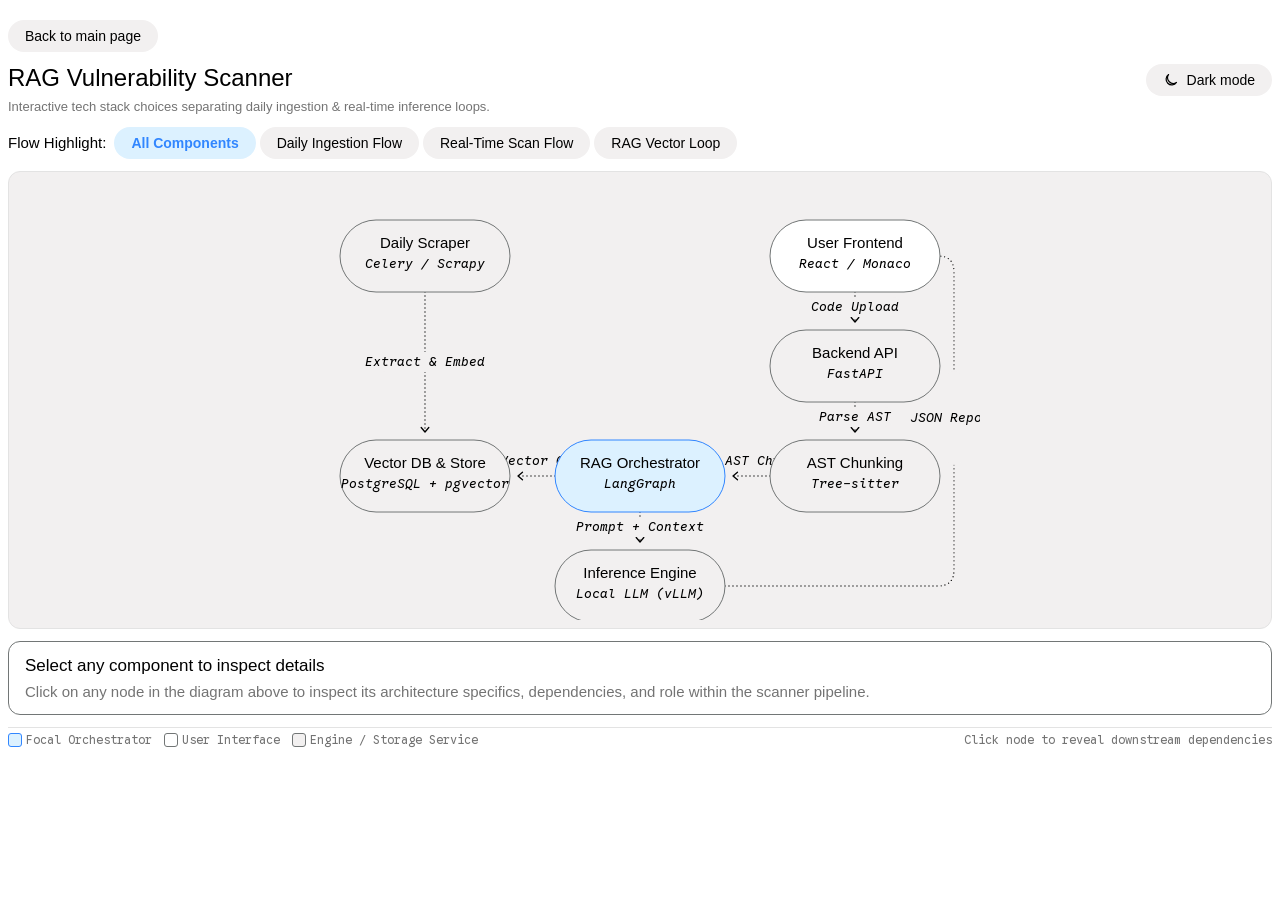
<file: architecture.html>
<!DOCTYPE html>
<html lang="en">
<head>
  <meta charset="UTF-8">
  <meta name="viewport" content="width=device-width, initial-scale=1.0">
  <title>RAG Vulnerability Scanner Architecture</title>

<script id="lumi-os-theme-init">
(function() {
  var savedTheme = null;
  try {
    savedTheme = localStorage.getItem('architecture-theme');
  } catch (e) {}

  function syncThemeControl() {
    var button = document.getElementById('theme-toggle');
    if (!button) return;
    var isDark = document.documentElement.getAttribute('data-theme') === 'dark';
    var label = isDark ? 'Light mode' : 'Dark mode';
    button.setAttribute('aria-label', 'Switch to ' + label.toLowerCase());
    button.setAttribute('aria-pressed', String(isDark));
    var text = button.querySelector('.theme-toggle-label');
    if (text) text.textContent = label;
  }

  function syncBody() {
    var dt = document.documentElement.getAttribute('data-theme');
    if (document.body && (dt === 'dark' || dt === 'light')) {
      document.body.classList.toggle('dark-mode', dt === 'dark');
    }
    syncThemeControl();
  }
  function syncTheme(theme) {
    if (theme !== 'dark' && theme !== 'light') return;
    document.documentElement.setAttribute('data-theme', theme);
    syncBody();
  }
  if (typeof MutationObserver === 'function') {
    new MutationObserver(syncBody).observe(document.documentElement, {
      attributes: true, attributeFilter: ['data-theme']
    });
  }
  if (typeof document.addEventListener === 'function') {
    document.addEventListener('DOMContentLoaded', syncBody);
  }
  try {
    var mq = window.matchMedia && window.matchMedia('(prefers-color-scheme: dark)');
    var initialTheme = savedTheme === 'dark' || savedTheme === 'light'
      ? savedTheme
      : (mq && mq.matches ? 'dark' : 'light');
    syncTheme(initialTheme);
    if (mq && !savedTheme && mq.addEventListener) {
        mq.addEventListener('change', function(e) {
          syncTheme(e.matches ? 'dark' : 'light');
        });
    }
  } catch (e) {}
  window.addEventListener('message', function(e) {
    if (e.data && (e.data.type === 'set-theme' || e.data.type === 'APPLY_THEME') && e.data.theme) {
      syncTheme(e.data.theme);
    }
  });
})();
</script>
  <link rel="stylesheet" href="architecture.css">
</head>
<body>
  <div class="widget-container">
    <a href="index.html" class="lumi-chip architecture-back-link">Back to main page</a>
    <!-- Header Zone -->
    <div class="widget-header">
      <div class="widget-heading-row">
        <h2 class="lumi-headline-m widget-title">RAG Vulnerability Scanner</h2>
        <button id="theme-toggle" class="lumi-chip theme-toggle" type="button" onclick="toggleTheme()" aria-label="Switch to dark mode" aria-pressed="false">
          <svg class="theme-icon-moon" viewBox="0 0 24 24" aria-hidden="true" focusable="false"><path d="M20.2 15.6A8.5 8.5 0 0 1 8.4 3.8 8.5 8.5 0 1 0 20.2 15.6Z" fill="none" stroke="currentColor" stroke-width="1.8" stroke-linecap="round" stroke-linejoin="round"/></svg>
          <svg class="theme-icon-sun" viewBox="0 0 24 24" aria-hidden="true" focusable="false"><circle cx="12" cy="12" r="4" fill="none" stroke="currentColor" stroke-width="1.8"/><path d="M12 2v2m0 16v2M4.93 4.93l1.42 1.42m11.3 11.3 1.42 1.42M2 12h2m16 0h2M4.93 19.07l1.42-1.42m11.3-11.3 1.42-1.42" fill="none" stroke="currentColor" stroke-width="1.8" stroke-linecap="round"/></svg>
          <span class="theme-toggle-label">Dark mode</span>
        </button>
      </div>
      <p class="lumi-body-s widget-description">
        Interactive tech stack choices separating daily ingestion & real-time inference loops.
      </p>
    </div>

    <!-- Flow Selection Controls -->
    <div class="flow-controls">
      <span class="lumi-body-m-emphasized flow-label">Flow Highlight:</span>
      <button class="lumi-chip is-active" data-flow="all" onclick="selectFlow('all')">All Components</button>
      <button class="lumi-chip" data-flow="daily" onclick="selectFlow('daily')">Daily Ingestion Flow</button>
      <button class="lumi-chip" data-flow="sync" onclick="selectFlow('sync')">Real-Time Scan Flow</button>
      <button class="lumi-chip" data-flow="rag" onclick="selectFlow('rag')">RAG Vector Loop</button>
    </div>

    <!-- SVG Architecture Viewport -->
    <div class="diagram-card">
      <svg class="svg-viewport" viewBox="0 0 680 440">
        <defs>
          <marker id="lumi-caret" viewBox="0 0 10 10" refX="7.5" refY="5"
                  markerUnits="userSpaceOnUse" markerWidth="10" markerHeight="10" orient="auto">
            <path d="M 3 1.2 L 7.5 5 L 3 8.8" fill="none" stroke="var(--on-surface)"
                  stroke-width="1.3" stroke-linecap="round" stroke-linejoin="round"/>
          </marker>
          <marker id="lumi-caret-primary" viewBox="0 0 10 10" refX="7.5" refY="5"
                  markerUnits="userSpaceOnUse" markerWidth="10" markerHeight="10" orient="auto">
            <path d="M 3 1.2 L 7.5 5 L 3 8.8" fill="none" stroke="var(--primary)"
                  stroke-width="1.6" stroke-linecap="round" stroke-linejoin="round"/>
          </marker>
        </defs>

        <!-- Dynamic Edge Lines -->
        <g id="edges-group">
          <!-- Flow 1: Daily Scraper -> DB -->
          <path id="edge-scraper-db" class="edge-path" data-from="scraper" data-to="db" data-flow="daily"
                d="M 125 112 L 125 252" fill="none" stroke="var(--on-surface)" stroke-width="1.3"
                stroke-linecap="round" stroke-dasharray="0 4" marker-end="url(#lumi-caret)"/>

          <!-- Flow 2: FE -> BE API -->
          <path id="edge-fe-be" class="edge-path" data-from="fe" data-to="be" data-flow="sync"
                d="M 555 112 L 555 142" fill="none" stroke="var(--on-surface)" stroke-width="1.3"
                stroke-linecap="round" stroke-dasharray="0 4" marker-end="url(#lumi-caret)"/>

          <!-- Flow 2: BE -> AST Chunking -->
          <path id="edge-be-ast" class="edge-path" data-from="be" data-to="ast" data-flow="sync"
                d="M 555 222 L 555 252" fill="none" stroke="var(--on-surface)" stroke-width="1.3"
                stroke-linecap="round" stroke-dasharray="0 4" marker-end="url(#lumi-caret)"/>

          <!-- Flow 2: AST -> LangGraph -->
          <path id="edge-ast-rag" class="edge-path" data-from="ast" data-to="rag" data-flow="sync rag"
                d="M 470 296 L 433 296" fill="none" stroke="var(--on-surface)" stroke-width="1.3"
                stroke-linecap="round" stroke-dasharray="0 4" marker-end="url(#lumi-caret)"/>

          <!-- Flow 3: LangGraph <-> DB Query -->
          <path id="edge-rag-db" class="edge-path" data-from="rag" data-to="db" data-flow="rag"
                d="M 255 296 L 218 296" fill="none" stroke="var(--on-surface)" stroke-width="1.3"
                stroke-linecap="round" stroke-dasharray="0 4" marker-end="url(#lumi-caret)"/>

          <!-- Flow 3: LangGraph -> Local LLM -->
          <path id="edge-rag-llm" class="edge-path" data-from="rag" data-to="llm" data-flow="rag sync"
                d="M 340 332 L 340 362" fill="none" stroke="var(--on-surface)" stroke-width="1.3"
                stroke-linecap="round" stroke-dasharray="0 4" marker-end="url(#lumi-caret)"/>

          <!-- Flow 3: Local LLM -> FE Report return path -->
          <path id="edge-llm-fe" class="edge-path" data-from="llm" data-to="fe" data-flow="sync"
                d="M 425 406 L 638 406 Q 654 406 654 390 L 654 92 Q 654 76 638 76 L 625 76" fill="none"
                stroke="var(--on-surface)" stroke-width="1.3" stroke-linecap="round"
                stroke-dasharray="0 4" marker-end="url(#lumi-caret)"/>
        </g>

        <!-- Enclosed Edge Label Pills -->
        <g id="pills-group" pointer-events="none">
          <!-- Scraper -> DB -->
          <g id="pill-scraper-db" class="edge-pill" data-flow="daily">
            <rect x="75" y="172" width="100" height="20" rx="10" fill="var(--surface-dim)"/>
            <text x="125" y="186" fill="var(--on-surface)" font-size="13" font-style="italic" font-family="var(--ff-mono)" text-anchor="middle">Extract &amp; Embed</text>
          </g>

          <!-- FE -> BE -->
          <g id="pill-fe-be" class="edge-pill" data-flow="sync">
            <rect x="507" y="117" width="96" height="20" rx="10" fill="var(--surface-dim)"/>
            <text x="555" y="131" fill="var(--on-surface)" font-size="13" font-style="italic" font-family="var(--ff-mono)" text-anchor="middle">Code Upload</text>
          </g>

          <!-- BE -> AST -->
          <g id="pill-be-ast" class="edge-pill" data-flow="sync">
            <rect x="515" y="227" width="80" height="20" rx="10" fill="var(--surface-dim)"/>
            <text x="555" y="241" fill="var(--on-surface)" font-size="13" font-style="italic" font-family="var(--ff-mono)" text-anchor="middle">Parse AST</text>
          </g>

          <!-- AST -> LangGraph -->
          <g id="pill-ast-rag" class="edge-pill" data-flow="sync rag">
            <rect x="424" y="271" width="82" height="20" rx="10" fill="var(--surface-dim)"/>
            <text x="465" y="285" fill="var(--on-surface)" font-size="13" font-style="italic" font-family="var(--ff-mono)" text-anchor="middle">AST Chunks</text>
          </g>

          <!-- LangGraph <-> DB -->
          <g id="pill-rag-db" class="edge-pill" data-flow="rag">
            <rect x="202" y="271" width="92" height="20" rx="10" fill="var(--surface-dim)"/>
            <text x="248" y="285" fill="var(--on-surface)" font-size="13" font-style="italic" font-family="var(--ff-mono)" text-anchor="middle">Vector Query</text>
          </g>

          <!-- LangGraph -> LLM -->
          <g id="pill-rag-llm" class="edge-pill" data-flow="rag sync">
            <rect x="282" y="337" width="116" height="20" rx="10" fill="var(--surface-dim)"/>
            <text x="340" y="351" fill="var(--on-surface)" font-size="13" font-style="italic" font-family="var(--ff-mono)" text-anchor="middle">Prompt + Context</text>
          </g>

          <!-- LLM -> FE -->
          <g id="pill-llm-fe" class="edge-pill" data-flow="sync">
            <rect x="607" y="228" width="94" height="20" rx="10" fill="var(--surface-dim)" transform="rotate(90, 654, 238)"/>
            <text x="654" y="242" fill="var(--on-surface)" font-size="13" font-style="italic" font-family="var(--ff-mono)" text-anchor="middle">JSON Report</text>
          </g>
        </g>

        <!-- Nodes Group -->
        <g id="nodes-group">
          <!-- Node 1: Daily Scraper (Top Left) -->
          <g id="node-scraper" class="node-group" data-node="scraper" onclick="selectNode('scraper')">
            <rect x="40" y="40" width="170" height="72" rx="36" fill="var(--surface-container)" stroke="var(--outline)"/>
            <text x="125" y="68" text-anchor="middle" font-family="var(--ff-sans)" font-size="15" fill="var(--on-surface)">Daily Scraper</text>
            <text x="125" y="88" text-anchor="middle" font-family="var(--ff-mono)" font-size="13" font-style="italic" fill="var(--on-surface)">Celery / Scrapy</text>
          </g>

          <!-- Node 2: PostgreSQL + pgvector (Middle Left) -->
          <g id="node-db" class="node-group" data-node="db" onclick="selectNode('db')">
            <rect x="40" y="260" width="170" height="72" rx="36" fill="var(--surface-container)" stroke="var(--outline)"/>
            <text x="125" y="288" text-anchor="middle" font-family="var(--ff-sans)" font-size="15" fill="var(--on-surface)">Vector DB &amp; Store</text>
            <text x="125" y="308" text-anchor="middle" font-family="var(--ff-mono)" font-size="13" font-style="italic" fill="var(--on-surface)">PostgreSQL + pgvector</text>
          </g>

          <!-- Node 3: React / Monaco FE (Top Right) -->
          <g id="node-fe" class="node-group" data-node="fe" onclick="selectNode('fe')">
            <rect x="470" y="40" width="170" height="72" rx="36" fill="var(--surface-bright)" stroke="var(--outline)"/>
            <text x="555" y="68" text-anchor="middle" font-family="var(--ff-sans)" font-size="15" fill="var(--on-surface)">User Frontend</text>
            <text x="555" y="88" text-anchor="middle" font-family="var(--ff-mono)" font-size="13" font-style="italic" fill="var(--on-surface)">React / Monaco</text>
          </g>

          <!-- Node 4: FastAPI BE (Middle Upper Right) -->
          <g id="node-be" class="node-group" data-node="be" onclick="selectNode('be')">
            <rect x="470" y="150" width="170" height="72" rx="36" fill="var(--surface-container)" stroke="var(--outline)"/>
            <text x="555" y="178" text-anchor="middle" font-family="var(--ff-sans)" font-size="15" fill="var(--on-surface)">Backend API</text>
            <text x="555" y="198" text-anchor="middle" font-family="var(--ff-mono)" font-size="13" font-style="italic" fill="var(--on-surface)">FastAPI</text>
          </g>

          <!-- Node 5: Tree-sitter AST Chunker (Middle Right) -->
          <g id="node-ast" class="node-group" data-node="ast" onclick="selectNode('ast')">
            <rect x="470" y="260" width="170" height="72" rx="36" fill="var(--surface-container)" stroke="var(--outline)"/>
            <text x="555" y="288" text-anchor="middle" font-family="var(--ff-sans)" font-size="15" fill="var(--on-surface)">AST Chunking</text>
            <text x="555" y="308" text-anchor="middle" font-family="var(--ff-mono)" font-size="13" font-style="italic" fill="var(--on-surface)">Tree-sitter</text>
          </g>

          <!-- Node 6: LangGraph Orchestrator (Center - FOCAL HERO) -->
          <g id="node-rag" class="node-group" data-node="rag" onclick="selectNode('rag')">
            <rect x="255" y="260" width="170" height="72" rx="36" fill="var(--accent-container)" stroke="var(--primary)"/>
            <text x="340" y="288" text-anchor="middle" font-family="var(--ff-sans)" font-size="15" fill="var(--on-surface)">RAG Orchestrator</text>
            <text x="340" y="308" text-anchor="middle" font-family="var(--ff-mono)" font-size="13" font-style="italic" fill="var(--on-surface)">LangGraph</text>
          </g>

          <!-- Node 7: Local LLM (Bottom Center) -->
          <g id="node-llm" class="node-group" data-node="llm" onclick="selectNode('llm')">
            <rect x="255" y="370" width="170" height="72" rx="36" fill="var(--surface-container)" stroke="var(--outline)"/>
            <text x="340" y="398" text-anchor="middle" font-family="var(--ff-sans)" font-size="15" fill="var(--on-surface)">Inference Engine</text>
            <text x="340" y="418" text-anchor="middle" font-family="var(--ff-mono)" font-size="13" font-style="italic" fill="var(--on-surface)">Local LLM (vLLM)</text>
          </g>
        </g>
      </svg>
    </div>

    <!-- Node Detail Inspection Panel -->
    <div id="detail-panel" class="detail-panel">
      <div class="detail-header">
        <span id="detail-title" class="lumi-body-l-emphasized">Select any component to inspect details</span>
        <div id="detail-tags" class="detail-tags"></div>
      </div>
      <p id="detail-desc" class="lumi-body-m detail-description">
        Click on any node in the diagram above to inspect its architecture specifics, dependencies, and role within the scanner pipeline.
      </p>
    </div>

    <!-- Legend Footer -->
    <div class="legend-strip">
      <div class="legend-item">
        <div class="legend-swatch legend-swatch-ingestion"></div>
        <span>Focal Orchestrator</span>
      </div>
      <div class="legend-item">
        <div class="legend-swatch legend-swatch-component"></div>
        <span>User Interface</span>
      </div>
      <div class="legend-item">
        <div class="legend-swatch legend-swatch-storage"></div>
        <span>Engine / Storage Service</span>
      </div>
      <div class="legend-item legend-item-note">
        <span>Click node to reveal downstream dependencies</span>
      </div>
    </div>
  </div>

  <script>
    // Node Database & Tech Specifications
    const NODE_DATA = {
      scraper: {
        title: "Daily Scraper (Celery / Scrapy)",
        role: "Asynchronous Data Ingestion",
        tech: ["Celery", "Scrapy", "Python", "Redis Queue"],
        desc: "Asynchronously fetches CVE vulnerability databases, NVD feeds, and GitHub security advisories on a daily schedule. Parses raw advisory documents into standardized markdown before vector embedding.",
        downstream: ["db"]
      },
      db: {
        title: "Vector DB & Store (PostgreSQL + pgvector)",
        role: "Vector Search & Knowledge Base",
        tech: ["PostgreSQL 16", "pgvector", "HNSW Index"],
        desc: "Stores vector embeddings for vulnerability patterns alongside metadata (CVE ID, severity, CWE classification). Enables cosine-similarity vector retrieval with high concurrency.",
        downstream: []
      },
      fe: {
        title: "User Frontend (React / Monaco)",
        role: "Client Code Editor & UI",
        tech: ["React 18", "Monaco Editor", "TypeScript"],
        desc: "Provides a full syntax-highlighted IDE environment for users to paste or open source code. Displays inline vulnerability diagnostic markers and rich JSON vulnerability reports.",
        downstream: ["be"]
      },
      be: {
        title: "Backend API Gateway (FastAPI)",
        role: "API Routing & Session Manager",
        tech: ["FastAPI", "Uvicorn", "Pydantic v2"],
        desc: "Handles incoming HTTP code submission requests, validates payloads, enforces rate limits, and streams real-time analysis status updates back to the frontend.",
        downstream: ["ast"]
      },
      ast: {
        title: "AST Chunking Engine (Tree-sitter)",
        role: "Syntax-Aware Code Chunking",
        tech: ["Tree-sitter", "C Bindings", "AST Parser"],
        desc: "Parses uploaded source code into concrete syntax trees (CST/AST). Extracts semantic code chunks (functions, classes, control blocks) rather than naive line-based splitting.",
        downstream: ["rag"]
      },
      rag: {
        title: "RAG Orchestrator (LangGraph)",
        role: "Stateful Graph Control Flow",
        tech: ["LangGraph", "LangChain Core", "Python"],
        desc: "Orchestrates multi-step retrieval loops: queries pgvector for matching CVE context based on AST chunk embeddings, evaluates relevance, and constructs structured prompts.",
        downstream: ["db", "llm"]
      },
      llm: {
        title: "Inference Engine (Local LLM)",
        role: "Local Code Analysis & Report Gen",
        tech: ["vLLM", "DeepSeek-Coder-7B", "GGUF/ExLlamaV2"],
        desc: "Runs local, zero-data-leakage LLM inference over code chunks + retrieved CVE context to generate structured JSON security flaw reports with exact line numbers and fixes.",
        downstream: ["fe"]
      }
    };

    // State
    const state = {
      activeFlow: "all",
      selectedNode: "rag" // Initial complete state on load
    };

    function selectFlow(flow) {
      state.activeFlow = flow;
      state.selectedNode = null; // Clear manual node highlight when changing flow filter

      // Update control chip buttons
      document.querySelectorAll('.flow-controls .lumi-chip').forEach(btn => {
        if (btn.dataset.flow === flow) {
          btn.classList.add('is-active');
        } else {
          btn.classList.remove('is-active');
        }
      });

      updateViz();
    }

    function selectNode(nodeKey) {
      if (state.selectedNode === nodeKey) {
        state.selectedNode = null; // Toggle off
      } else {
        state.selectedNode = nodeKey;
      }
      updateViz();
    }

    function updateViz() {
      const nodes = document.querySelectorAll('.node-group');
      const edges = document.querySelectorAll('.edge-path');
      const pills = document.querySelectorAll('.edge-pill');

      // Determine active highlight sets
      let activeNodes = new Set();
      let activeEdges = new Set();

      if (state.selectedNode) {
        // Node inspection mode: highlight selected node and all downstream dependencies
        activeNodes.add(state.selectedNode);
        const getDownstream = (key) => {
          const info = NODE_DATA[key];
          if (info && info.downstream) {
            info.downstream.forEach(target => {
              activeNodes.add(target);
              // Find matching edge
              const edgeId = `edge-${key}-${target}`;
              activeEdges.add(edgeId);
              getDownstream(target);
            });
          }
        };
        getDownstream(state.selectedNode);
      } else if (state.activeFlow !== "all") {
        // Flow filter mode
        edges.forEach(e => {
          const flows = (e.dataset.flow || "").split(" ");
          if (flows.includes(state.activeFlow)) {
            activeEdges.add(e.id);
            activeNodes.add(e.dataset.from);
            activeNodes.add(e.dataset.to);
          }
        });
      }

      // Apply node styles
      nodes.forEach(n => {
        const key = n.dataset.node;
        n.classList.remove('is-selected', 'is-dimmed');

        if (state.selectedNode === key) {
          n.classList.add('is-selected');
        } else if ((state.selectedNode || state.activeFlow !== "all") && !activeNodes.has(key)) {
          n.classList.add('is-dimmed');
        }
      });

      // Apply edge styles
      edges.forEach(e => {
        e.classList.remove('is-highlighted', 'is-dimmed');
        const isTarget = activeEdges.has(e.id);

        if (isTarget) {
          e.classList.add('is-highlighted');
        } else if (state.selectedNode || state.activeFlow !== "all") {
          e.classList.add('is-dimmed');
        }
      });

      // Apply pill styles
      pills.forEach(p => {
        p.classList.remove('is-dimmed');
        const flows = (p.dataset.flow || "").split(" ");
        if (state.selectedNode) {
          // Find matching edge
          const matchingEdge = Array.from(activeEdges).some(edgeId => p.id.includes(edgeId.replace('edge-', '')));
          if (!matchingEdge) p.classList.add('is-dimmed');
        } else if (state.activeFlow !== "all" && !flows.includes(state.activeFlow)) {
          p.classList.add('is-dimmed');
        }
      });

      // Update detail panel
      renderDetailPanel();
    }

    function renderDetailPanel() {
      const panelTitle = document.getElementById('detail-title');
      const panelTags = document.getElementById('detail-tags');
      const panelDesc = document.getElementById('detail-desc');

      const activeKey = state.selectedNode || (state.activeFlow !== "all" ? null : "rag");
      const info = NODE_DATA[activeKey];

      if (info) {
        if (panelTitle) panelTitle.textContent = info.title;
        if (panelTags) panelTags.innerHTML = info.tech.map((t, i) =>
          `<span class="tech-tag ${i === 0 ? 'primary' : ''}">${t}</span>`
        ).join('');
        if (panelDesc) panelDesc.textContent = info.desc;
      } else {
        if (panelTitle) panelTitle.textContent = "Flow View: " + getFlowTitle(state.activeFlow);
        if (panelTags) panelTags.innerHTML = `<span class="tech-tag primary">${state.activeFlow.toUpperCase()}</span>`;
        if (panelDesc) panelDesc.textContent = getFlowDescription(state.activeFlow);
      }
    }

    function getFlowTitle(flow) {
      switch (flow) {
        case "daily": return "Daily Ingestion Loop";
        case "sync": return "Real-Time Scan Pipeline";
        case "rag": return "RAG Vector Context Retrieval";
        default: return "Full Tech Stack Overview";
      }
    }

    function getFlowDescription(flow) {
      switch (flow) {
        case "daily": return "Asynchronous background workers periodically scrape security feeds and vectorize advisory texts into PostgreSQL pgvector.";
        case "sync": return "Synchronous user request path: code is parsed into AST chunks, matched with CVE vectors, and scanned by the local LLM.";
        case "rag": return "Core RAG loop orchestrated by LangGraph: queries vector store for relevant CVEs and formats context for LLM reasoning.";
        default: return "Click on any component node to inspect technology details and downstream data flow.";
      }
    }

    function toggleTheme() {
      const nextTheme = document.documentElement.getAttribute('data-theme') === 'dark' ? 'light' : 'dark';
      document.documentElement.setAttribute('data-theme', nextTheme);
      try {
        localStorage.setItem('architecture-theme', nextTheme);
      } catch (e) {}
    }

    // Initialize first frame
    updateViz();

    // Theme & Iframe Resize Integration
    const applyTheme = t => {
      document.documentElement.setAttribute('data-theme', t);
      updateViz();
    };
    if (!document.documentElement.hasAttribute('data-theme') && window.matchMedia?.('(prefers-color-scheme: dark)').matches) {
      applyTheme('dark');
    }
    window.addEventListener('message', e => {
      if (e.data?.type === 'set-theme' || e.data?.type === 'APPLY_THEME') applyTheme(e.data.theme);
    });

    (function autoResize() {
      function notifyHeight() {
        const c = document.querySelector('.widget-container') || document.body;
        if (!c) return;
        const h = Math.ceil(Math.max(c.getBoundingClientRect().bottom, c.scrollHeight));
        window.parent.postMessage({ type: 'widget-resize', height: h }, '*');
      }
      window.addEventListener('load', () => setTimeout(notifyHeight, 120));
      new ResizeObserver(() => notifyHeight()).observe(document.querySelector('.widget-container') || document.body);
    })();
  </script>

<script>/*luminous-slider-normalizer*/(function(){function f(r){if(!r||r.type!=='range')return;var mn=parseFloat(r.min||'0'),mx=parseFloat(r.max||'100'),v=parseFloat(r.value);if(isNaN(v))v=(mn+mx)/2;var p=mx>mn?((v-mn)/(mx-mn))*100:50;r.style.setProperty('--progress',p+'%');r.style.removeProperty('--slider-fill');}function all(){document.querySelectorAll('input[type="range"], .lumi-slider').forEach(f);}document.addEventListener('input',function(e){f(e.target);});if(document.readyState==='loading')document.addEventListener('DOMContentLoaded',all);else all();})();</script>
</body>
</html>
</file>
<file: architecture.css>
@import url('https://fonts.googleapis.com/css2?family=Google+Sans+Flex:ital,wght@0,300..700;1,300..700&family=Google+Sans+Code:ital,wght,MONO@0,300..700,0..1;1,300..700,0..1&display=swap');
/* ============================================================
 * 2. LIGHT TOKENS (:root)
 * ============================================================ */
:root {
  --body-bg: transparent;
  --ff-sans: 'Google Sans Flex', 'Google Sans Text', 'Google Sans', sans-serif;
  --ff-mono: 'Google Sans Code', 'Google Sans Mono', monospace;

  --lumi-sys-spacing--xxs: 2px;
  --lumi-sys-spacing--xs: 4px;
  --lumi-sys-spacing--s: 8px;
  --lumi-sys-spacing--m: 12px;
  --lumi-sys-spacing--l: 16px;
  --lumi-sys-spacing--xl: 20px;
  --lumi-sys-spacing--xxl: 24px;
  --lumi-sys-spacing--3xl: 28px;
  --lumi-sys-spacing--4xl: 36px;

  --lumi-sys-shape--none: 0px;
  --lumi-sys-shape--extra-small: 4px;
  --lumi-sys-shape--small: 8px;
  --lumi-sys-shape--medium: 12px;
  --lumi-sys-shape--large: 16px;
  --lumi-sys-shape--large-increased: 20px;
  --lumi-sys-shape--large-max: 24px;
  --lumi-sys-shape--xl: 28px;
  --lumi-sys-shape--xl-increased: 32px;
  --lumi-sys-shape--xl-max: 40px;
  --lumi-sys-shape--xxl: 48px;
  --lumi-sys-shape--xxl-increased: 56px;
  --lumi-sys-shape--full: 999px;

  --lumi-sys-elevation--level1: 0 0 20px 0 rgba(0, 0, 0, 0.04);
  --lumi-sys-elevation--level2: 0 0 20px 0 rgba(0, 0, 0, 0.11);

  --lumi-sys-color--surface: #fdfcfc;
  --lumi-sys-color--surface-dim: #f2f0f0;
  --lumi-sys-color--surface-bright: #ffffff;
  --lumi-sys-color--surface-background: #fdfcfc;
  --lumi-sys-color--surface-accent: #9dd2ff;
  --lumi-sys-color--surface-container: #f2f0f0;
  --lumi-sys-color--surface-container-high: #e6e6e6;
  --lumi-sys-color--surface-translucent: rgba(255, 255, 255, 0.88);
  --lumi-sys-color--on-surface: #000000;
  --lumi-sys-color--on-surface-default: #000000;
  --lumi-sys-color--on-surface-variant: rgba(0, 0, 0, 0.55);
  --lumi-sys-color--on-surface-de-emphasis: rgba(0, 0, 0, 0.55);
  --lumi-sys-color--on-surface-low: rgba(0, 0, 0, 0.08);
  --lumi-sys-color--positive: #008052;
  --lumi-sys-color--positive-container: #daf9d4;
  --lumi-sys-color--on-positive-container: #009954;
  --lumi-sys-color--error: #de2d29;
  --lumi-sys-color--error-container: #ffdeec;
  --lumi-sys-color--on-error-container: #de2d29;
  --lumi-sys-color--accent: #9dd2ff;
  --lumi-sys-color--accent-container: #dcf1ff;
  --lumi-sys-color--accent-fixed: #3186ff;
  --lumi-sys-color--primary: #3186ff;
  --lumi-sys-color--on-primary: #ffffff;
  --lumi-sys-color--black: #000000;
  --lumi-sys-color--white: #ffffff;
  --lumi-sys-color--outline: #727676;
  --lumi-sys-color--stroke-default: #e3e3e3;

  --lumi-sys-opacity-state--hover: 0.08;
  --lumi-sys-opacity-state--focus: 0.08;
  --lumi-sys-opacity-state--pressed: 0.12;
  --lumi-sys-opacity-state--disabled: 0.12;
  --lumi-sys-opacity-state--disabled-label: 0.38;

  --lumi-sys-color--code-background: #000000;
  --lumi-sys-color--code-primary-text: #ffffff;
  --lumi-sys-color--code-blue-text: #4fa0ff;
  --lumi-sys-color--code-green-text: #60d673;
  --lumi-sys-color--code-grey-text: #808080;
  --lumi-sys-color--code-pink-text: #ff96da;
  --lumi-sys-color--code-purple-text: #969dff;
  --lumi-sys-color--code-red-text: #ff5a59;
  --lumi-sys-color--code-yellow-text: #ffdb0f;

  --lumi-sys-color--chart-series-1: #2575fc;
  --lumi-sys-color--chart-series-2: #5b6e9e;
  --lumi-sys-color--chart-series-3: #228a49;
  --lumi-sys-color--chart-series-4: #62991b;
  --lumi-sys-color--chart-series-5: #1e564d;
  --lumi-sys-color--chart-series-6: #526a45;
  --lumi-sys-color--chart-series-7: #2780c4;
  --lumi-sys-color--chart-series-8: #997112;
  --lumi-sys-color--chart-series-9: #705ec2;
  --lumi-sys-color--chart-series-10: #c84288;
}

/* ============================================================
 * 3. DARK TOKENS  (REMAPPED to :root — Decision D3)
 *    Canvas / Chart.js / D3 read getComputedStyle(document.documentElement);
 *    the theme-sync listener sets data-theme="dark" on <html>, so dark values
 *    MUST live on :root (not scoped to body) to prevent black-chart regressions.
 * ============================================================ */
:root[data-theme="dark"],
body.dark-mode,
:root[data-theme="dark"] body {
  --body-bg: #0f0f0f;
  --lumi-sys-elevation--level1: 0 0 20px 0 rgba(0, 0, 0, 0.28);
  --lumi-sys-elevation--level2: 0 0 20px 0 rgba(0, 0, 0, 0.40);

  --lumi-sys-color--surface: #0f0f0f;
  --lumi-sys-color--surface-dim: #141414;
  --lumi-sys-color--surface-bright: #1c1c1c;
  --lumi-sys-color--surface-background: #0f0f0f;
  --lumi-sys-color--surface-accent: #14204f;
  --lumi-sys-color--surface-container: #141414;
  --lumi-sys-color--surface-container-high: #1c1c1c;
  --lumi-sys-color--surface-translucent: rgba(24, 24, 27, 0.88);
  --lumi-sys-color--on-surface: #e0e0e0;
  --lumi-sys-color--on-surface-default: #e0e0e0;
  --lumi-sys-color--on-surface-variant: rgba(255, 255, 255, 0.55);
  --lumi-sys-color--on-surface-de-emphasis: rgba(255, 255, 255, 0.55);
  --lumi-sys-color--on-surface-low: rgba(255, 255, 255, 0.12);
  --lumi-sys-color--positive: #0ebc5f;
  --lumi-sys-color--positive-container: #002220;
  --lumi-sys-color--on-positive-container: #0ebc5f;
  --lumi-sys-color--error: #ff4c45;
  --lumi-sys-color--error-container: #3c0202;
  --lumi-sys-color--on-error-container: #ff4c45;
  --lumi-sys-color--accent: #1f3b9b;
  --lumi-sys-color--accent-container: #192967;
  --lumi-sys-color--accent-fixed: #3186ff;
  --lumi-sys-color--primary: #9dd2ff;
  --lumi-sys-color--on-primary: #192967;
  --lumi-sys-color--black: #000000;
  --lumi-sys-color--white: #ffffff;
  --lumi-sys-color--outline: #9a9b9c;
  --lumi-sys-color--stroke-default: #2d2f38;

  --lumi-sys-color--code-background: #141414;
  --lumi-sys-color--code-primary-text: #ffffff;
  --lumi-sys-color--code-blue-text: #4fa0ff;
  --lumi-sys-color--code-green-text: #60d673;
  --lumi-sys-color--code-grey-text: #808080;
  --lumi-sys-color--code-pink-text: #ff96da;
  --lumi-sys-color--code-purple-text: #969dff;
  --lumi-sys-color--code-red-text: #ff5a59;
  --lumi-sys-color--code-yellow-text: #ffdb0f;

  --lumi-sys-color--chart-series-1: #9dd2ff;
  --lumi-sys-color--chart-series-2: #96a7d6;
  --lumi-sys-color--chart-series-3: #50e389;
  --lumi-sys-color--chart-series-4: #c8f585;
  --lumi-sys-color--chart-series-5: #f5f2e6;
  --lumi-sys-color--chart-series-6: #dcd8c0;
  --lumi-sys-color--chart-series-7: #82c7ff;
  --lumi-sys-color--chart-series-8: #f5d77f;
  --lumi-sys-color--chart-series-9: #d9ceff;
  --lumi-sys-color--chart-series-10: #ffa6d7;
}
@media (prefers-color-scheme: dark) {
  :root:not([data-theme="light"]) {
    --body-bg: #0f0f0f;
    --lumi-sys-elevation--level1: 0 0 20px 0 rgba(0, 0, 0, 0.28);
    --lumi-sys-elevation--level2: 0 0 20px 0 rgba(0, 0, 0, 0.40);

    --lumi-sys-color--surface: #0f0f0f;
    --lumi-sys-color--surface-dim: #141414;
    --lumi-sys-color--surface-bright: #1c1c1c;
    --lumi-sys-color--surface-background: #0f0f0f;
    --lumi-sys-color--surface-accent: #14204f;
    --lumi-sys-color--surface-container: #141414;
    --lumi-sys-color--surface-container-high: #1c1c1c;
    --lumi-sys-color--surface-translucent: rgba(24, 24, 27, 0.88);
    --lumi-sys-color--on-surface: #e0e0e0;
    --lumi-sys-color--on-surface-default: #e0e0e0;
    --lumi-sys-color--on-surface-variant: rgba(255, 255, 255, 0.55);
    --lumi-sys-color--on-surface-de-emphasis: rgba(255, 255, 255, 0.55);
    --lumi-sys-color--on-surface-low: rgba(255, 255, 255, 0.12);
    --lumi-sys-color--positive: #0ebc5f;
    --lumi-sys-color--positive-container: #002220;
    --lumi-sys-color--on-positive-container: #0ebc5f;
    --lumi-sys-color--error: #ff4c45;
    --lumi-sys-color--error-container: #3c0202;
    --lumi-sys-color--on-error-container: #ff4c45;
    --lumi-sys-color--accent: #1f3b9b;
    --lumi-sys-color--accent-container: #192967;
    --lumi-sys-color--accent-fixed: #3186ff;
    --lumi-sys-color--primary: #9dd2ff;
    --lumi-sys-color--on-primary: #192967;
    --lumi-sys-color--black: #000000;
    --lumi-sys-color--white: #ffffff;
    --lumi-sys-color--outline: #9a9b9c;
    --lumi-sys-color--stroke-default: #2d2f38;

    --lumi-sys-color--code-background: #141414;
    --lumi-sys-color--code-primary-text: #ffffff;
    --lumi-sys-color--code-blue-text: #4fa0ff;
    --lumi-sys-color--code-green-text: #60d673;
    --lumi-sys-color--code-grey-text: #808080;
    --lumi-sys-color--code-pink-text: #ff96da;
    --lumi-sys-color--code-purple-text: #969dff;
    --lumi-sys-color--code-red-text: #ff5a59;
    --lumi-sys-color--code-yellow-text: #ffdb0f;

    --lumi-sys-color--chart-series-1: #9dd2ff;
    --lumi-sys-color--chart-series-2: #96a7d6;
    --lumi-sys-color--chart-series-3: #50e389;
    --lumi-sys-color--chart-series-4: #c8f585;
    --lumi-sys-color--chart-series-5: #f5f2e6;
    --lumi-sys-color--chart-series-6: #dcd8c0;
    --lumi-sys-color--chart-series-7: #82c7ff;
    --lumi-sys-color--chart-series-8: #f5d77f;
    --lumi-sys-color--chart-series-9: #d9ceff;
    --lumi-sys-color--chart-series-10: #ffa6d7;
  }
}

/* ============================================================
 * 4. SHORT DIAGRAM / CHART ALIASES
 *    Legacy diagram.md and chart.jinja2 reference short names such as
 *    --surface, --on-surface, --chart-1..10, --primary, --r-full. These MUST
 *    resolve to the canonical --lumi-sys-color--* tokens (which flip in dark
 *    mode) — otherwise every diagram var() falls back to black (historical
 *    mass-regression bug #4). Light-hex fallbacks are a last resort only.
 * ============================================================ */
:root {
  /* surfaces */
  --surface: var(--lumi-sys-color--surface, #fdfcfc);
  --surface-dim: var(--lumi-sys-color--surface-dim, #f2f0f0);
  --surface-bright: var(--lumi-sys-color--surface-bright, #ffffff);
  --surface-container: var(--lumi-sys-color--surface-container, #f2f0f0);
  --surface-container-high: var(--lumi-sys-color--surface-container-high, #e6e6e6);
  --surface-container-lowest: var(--lumi-sys-color--surface, #ffffff);
  --surface-accent: var(--lumi-sys-color--surface-accent, #9dd2ff);
  --surface-translucent: var(--lumi-sys-color--surface-translucent, rgba(255, 255, 255, 0.88));
  --surface-glass: var(--lumi-sys-color--surface-translucent, rgba(255, 255, 255, 0.88));
  /* foreground */
  --on-surface: var(--lumi-sys-color--on-surface, #000000);
  --on-surface-variant: var(--lumi-sys-color--on-surface-variant, rgba(0, 0, 0, 0.55));
  --on-surface-low: var(--lumi-sys-color--on-surface-low, rgba(0, 0, 0, 0.08));
  /* accents / brand */
  --primary: var(--lumi-sys-color--primary, #3186ff);
  --primary-container: var(--lumi-sys-color--accent-container, #dcf1ff);
  --accent: var(--lumi-sys-color--accent, #9dd2ff);
  --accent-container: var(--lumi-sys-color--accent-container, #dcf1ff);
  --accent-fixed: var(--lumi-sys-color--accent-fixed, #3186ff);
  /* status */
  --positive: var(--lumi-sys-color--positive, #008052);
  --positive-container: var(--lumi-sys-color--positive-container, #daf9d4);
  --error: var(--lumi-sys-color--error, #de2d29);
  --error-container: var(--lumi-sys-color--error-container, #ffdeec);
  /* structure */
  --outline: var(--lumi-sys-color--outline, #727676);
  --stroke-default: var(--lumi-sys-color--stroke-default, #e3e3e3);
  /* chart series 1..10 */
  --chart-1: var(--lumi-sys-color--chart-series-1, #2575fc);
  --chart-2: var(--lumi-sys-color--chart-series-2, #5b6e9e);
  --chart-3: var(--lumi-sys-color--chart-series-3, #228a49);
  --chart-4: var(--lumi-sys-color--chart-series-4, #62991b);
  --chart-5: var(--lumi-sys-color--chart-series-5, #1e564d);
  --chart-6: var(--lumi-sys-color--chart-series-6, #526a45);
  --chart-7: var(--lumi-sys-color--chart-series-7, #2780c4);
  --chart-8: var(--lumi-sys-color--chart-series-8, #997112);
  --chart-9: var(--lumi-sys-color--chart-series-9, #705ec2);
  --chart-10: var(--lumi-sys-color--chart-series-10, #c84288);
  /* code palette */
  --code-background: var(--lumi-sys-color--code-background, #000000);
  --code-primary-text: var(--lumi-sys-color--code-primary-text, #ffffff);
  /* spacing shorthands */
  --spacing-xs: var(--lumi-sys-spacing--xs, 4px);
  --spacing-s: var(--lumi-sys-spacing--s, 8px);
  --spacing-m: var(--lumi-sys-spacing--m, 12px);
  --spacing-l: var(--lumi-sys-spacing--l, 16px);
  --spacing-xl: var(--lumi-sys-spacing--xl, 20px);
  /* radius shorthands */
  --r-s: var(--lumi-sys-shape--small, 8px);
  --r-m: var(--lumi-sys-shape--medium, 12px);
  --r-l: var(--lumi-sys-shape--large, 16px);
  --r-full: var(--lumi-sys-shape--full, 999px);
}

/* ============================================================
 * 5. IN-SCOPE PRE-BAKED COMPONENT CLASSES
 *    Interactive controls + simple display components only (Decision D5).
 *    Complex components (timeline, sequence, stepper, pros-cons, hero, HUD,
 *    hotspot, media grid) are intentionally excluded.
 * ============================================================ */

/* Global font rendering quality + themed surface backdrop.
 * background/color MUST be set here (SSoT) so the widget backdrop follows the
 * light/dark surface token deterministically. Without this, a widget whose
 * model-generated markup forgets `background: var(--surface)` on its root
 * container falls back to the browser-default white body, producing a broken
 * dark mode (light header/chart area behind a dark card). Regression source:
 * batch1 PB-A02 dark. */
html, body {
  background: var(--body-bg, transparent) !important;
  color: var(--on-surface) !important;
  /* Auto-resizing iframe: content grows the frame, never scrolls the document.
   * Model widgets already emit this; declared here as the SSoT default. */
  overflow-y: auto;
  -webkit-font-smoothing: antialiased;
  -moz-osx-font-smoothing: grayscale;
  font-optical-sizing: auto;
  text-rendering: optimizeLegibility;
}

.widget-container {
  width: 100% !important;
  max-width: 100% !important;
  padding-inline: 0 !important;
  box-sizing: border-box;
}

/* ============================================================
 * SCROLLBAR DISCIPLINE (single source of truth)
 *   Long lists/cards flow and let the iframe auto-resize (see the C++
 *   NeutralizeInnerScroll pass, which removes accidental tiny scroll boxes).
 *   For LEGITIMATE overflow that remains (wide tables, code, pan-containers,
 *   large >=240px viewports) render a slim, theme-aware scrollbar.
 *   One token carries the correct light/dark contrast (the auto-flipped
 *   stroke token is too dark on #0f0f0f), referenced once = SSoT.
 * ============================================================ */
:root { --lumi-scrollbar-thumb: rgba(0, 0, 0, 0.20); }
:root[data-theme="dark"], body.dark-mode { --lumi-scrollbar-thumb: rgba(255, 255, 255, 0.20); }
@media (prefers-color-scheme: dark) {
  :root:not([data-theme="light"]) { --lumi-scrollbar-thumb: rgba(255, 255, 255, 0.20); }
}
* {
  scrollbar-width: thin;
  scrollbar-color: var(--lumi-scrollbar-thumb) transparent;
}
::-webkit-scrollbar { width: 6px; height: 6px; }
::-webkit-scrollbar-track { background: transparent; }
::-webkit-scrollbar-thumb {
  background-color: var(--lumi-scrollbar-thumb);
  border-radius: var(--lumi-sys-shape--full, 999px);
}

/* --- Buttons --- */
/* Universal button fallback (element specificity 0,0,1) — beats `* { padding: 0 }`
   author resets (0,0,0) while still yielding to any author class selector (0,1,0). */
button {
  appearance: none;
  -webkit-appearance: none;
  display: inline-flex;
  align-items: center;
  justify-content: center;
  gap: var(--lumi-sys-spacing--xs, 6px);
  min-height: 36px;
  padding: 6px 16px;
  font-family: var(--ff-sans, 'Google Sans Flex', 'Google Sans', sans-serif);
  font-size: 13px;
  font-weight: 500;
  line-height: 18px;
  color: var(--on-surface, #000000);
  background-color: var(--surface-bright, #ffffff);
  border: 1px solid var(--stroke-default, #e3e3e3);
  border-radius: var(--lumi-sys-shape--full, 999px);
  cursor: pointer;
  user-select: none;
  box-sizing: border-box;
  transition: background-color 0.15s, color 0.15s, border-color 0.15s;
}
button:hover {
  background-color: var(--surface-container-high, #e6e6e6);
}
button.active, button.is-active, button.selected, button.is-selected, button[aria-pressed="true"], button[aria-selected="true"] {
  background-color: var(--accent-container, #dcf1ff);
  color: var(--accent-fixed, #3186ff);
  border-color: transparent;
}

.lumi-btn, [class^="lumi-btn-"], [class*=" lumi-btn-"] { display: inline-flex; align-items: center; justify-content: center; gap: var(--lumi-sys-spacing--s, 8px); min-height: 40px; padding: 0px 20px; font-family: var(--ff-sans, 'Google Sans Flex', 'Google Sans', sans-serif); font-size: 14px; font-weight: 500; line-height: 20px; border-radius: var(--lumi-sys-shape--full, 999px); border: 1px solid var(--lumi-sys-color--stroke-default, #e3e3e3); cursor: pointer; user-select: none; transition: background-color 0.15s, color 0.15s, border-color 0.15s, box-shadow 0.15s, transform 0.1s; text-decoration: none; box-sizing: border-box; white-space: nowrap; }
.lumi-btn:active, .lumi-btn.is-pressed, [class^="lumi-btn-"]:active, [class*=" lumi-btn-"]:active { transform: scale(0.98); }
.lumi-btn--tonal, .lumi-btn-tonal, .lumi-btn--secondary, .lumi-btn-secondary, [class^="lumi-btn-"], [class*=" lumi-btn-"] { background-color: var(--lumi-sys-color--surface-bright, #ffffff); color: var(--lumi-sys-color--on-surface-default, #000000); }
.lumi-btn--tonal:hover, .lumi-btn-tonal:hover, .lumi-btn--secondary:hover, .lumi-btn-secondary:hover, [class^="lumi-btn-"]:hover, [class*=" lumi-btn-"]:hover { background-color: var(--lumi-sys-color--surface-container-high, #e6e6e6); }
.lumi-btn--accent, .lumi-btn-accent, .lumi-btn--primary, .lumi-btn-primary { background-color: var(--lumi-sys-color--accent, #9dd2ff); color: var(--lumi-sys-color--on-surface-default, #000000); border-color: transparent; }
.lumi-btn--accent:hover, .lumi-btn-accent:hover, .lumi-btn--primary:hover, .lumi-btn-primary:hover { background-color: var(--lumi-sys-color--accent-container, #dcf1ff); }
.lumi-btn--bright, .lumi-btn-bright { background-color: var(--lumi-sys-color--surface-bright, #ffffff); color: var(--lumi-sys-color--on-surface-default, #000000); border-color: var(--lumi-sys-color--stroke-default, #e3e3e3); box-shadow: none; }
.lumi-btn--bright:hover, .lumi-btn-bright:hover { background-color: var(--lumi-sys-color--surface-container-high, #e6e6e6); }
.lumi-btn--ghost, .lumi-btn-ghost, .lumi-btn--on-surface { background-color: var(--lumi-sys-color--on-surface-low, rgba(0, 0, 0, 0.04)); color: var(--lumi-sys-color--on-surface-default, #000000); border-color: transparent; }
.lumi-btn--ghost:hover, .lumi-btn-ghost:hover, .lumi-btn--on-surface:hover { background-color: var(--lumi-sys-color--on-surface-low, rgba(0, 0, 0, 0.08)); }
.lumi-btn--translucent { background-color: rgba(255, 255, 255, 0.25); backdrop-filter: blur(12px); color: var(--lumi-sys-color--on-surface-default, #000000); border-color: rgba(255, 255, 255, 0.3); }
.lumi-btn--translucent:hover { background-color: rgba(255, 255, 255, 0.35); }
.lumi-btn--small, .lumi-btn-small { min-height: 36px; padding: 0px 16px; font-size: 13px; line-height: 18px; gap: var(--lumi-sys-spacing--xs, 4px); }
.lumi-btn--xsmall, .lumi-btn-xsmall { min-height: 24px; padding: 0px 10px; font-size: 11px; line-height: 16px; gap: 4px; }
.lumi-btn:disabled, .lumi-btn.is-disabled, [class^="lumi-btn-"]:disabled, [class*=" lumi-btn-"]:disabled { opacity: var(--lumi-sys-opacity-state--disabled, 0.38); cursor: not-allowed; pointer-events: none; }
.lumi-btn.is-selected, .lumi-btn.selected, .lumi-btn.is-active, .lumi-btn.active, .lumi-btn[aria-pressed="true"], .lumi-btn[aria-selected="true"] { background-color: var(--lumi-sys-color--accent-container, #dcf1ff); color: var(--lumi-sys-color--on-surface-default, #000000); border-color: transparent; }
.lumi-btn.is-selected:hover, .lumi-btn.selected:hover, .lumi-btn.is-active:hover, .lumi-btn.active:hover, .lumi-btn[aria-pressed="true"]:hover, .lumi-btn[aria-selected="true"]:hover { background-color: var(--lumi-sys-color--accent, #9dd2ff); }

/* --- Switch --- */
.lumi-switch { display: inline-flex; align-items: center; gap: var(--lumi-sys-spacing--s, 8px); cursor: pointer; font-family: var(--ff-sans, 'Google Sans Flex', 'Google Sans', sans-serif); font-size: 15px; color: var(--lumi-sys-color--on-surface-default, #000000); user-select: none; }
.lumi-switch input[type="checkbox"] { position: absolute; opacity: 0; width: 0px; height: 0px; pointer-events: none; }
.lumi-switch__track { position: relative; display: inline-flex; align-items: center; width: 52px; height: 32px; background-color: var(--lumi-sys-color--surface-dim, #f2f0f0); border: 2px solid var(--lumi-sys-color--stroke-default, rgba(0, 0, 0, 0.12)); border-radius: var(--lumi-sys-shape--full, 999px); transition: background-color 0.2s, border-color 0.2s; flex-shrink: 0; box-sizing: border-box; }
.lumi-switch__thumb, .lumi-switch__track::after { content: ""; position: absolute; top: 50%; left: 6px; transform: translateY(-50%); width: 16px; height: 16px; border-radius: 50%; background-color: var(--lumi-sys-color--on-surface-variant, #757575); transition: 0.2s cubic-bezier(0.4, 0, 0.2, 1); display: flex; align-items: center; justify-content: center; box-sizing: border-box; }
.lumi-switch input[type="checkbox"]:checked + .lumi-switch__track { background-color: var(--lumi-sys-color--accent-fixed, #3186ff); border-color: transparent; }
.lumi-switch input[type="checkbox"]:checked + .lumi-switch__track .lumi-switch__thumb, .lumi-switch input[type="checkbox"]:checked + .lumi-switch__track::after { left: 22px; width: 24px; height: 24px; background-color: rgb(255, 255, 255); }
.lumi-switch input[type="checkbox"]:disabled + .lumi-switch__track { opacity: var(--lumi-sys-opacity-state--disabled, 0.38); cursor: not-allowed; }
.lumi-switch--small .lumi-switch__track, .lumi-switch--mini .lumi-switch__track { width: 32px; height: 20px; }
.lumi-switch--small .lumi-switch__thumb, .lumi-switch--small .lumi-switch__track::after, .lumi-switch--mini .lumi-switch__thumb, .lumi-switch--mini .lumi-switch__track::after { width: 12px; height: 12px; left: 2px; }
.lumi-switch--small input[type="checkbox"]:checked + .lumi-switch__track .lumi-switch__thumb, .lumi-switch--small input[type="checkbox"]:checked + .lumi-switch__track::after, .lumi-switch--mini input[type="checkbox"]:checked + .lumi-switch__track .lumi-switch__thumb, .lumi-switch--mini input[type="checkbox"]:checked + .lumi-switch__track::after { left: 12px; width: 16px; height: 16px; }

/* --- Checkbox --- */
.lumi-checkbox-label { display: inline-flex; align-items: center; gap: var(--lumi-sys-spacing--s, 8px); cursor: pointer; font-family: var(--ff-sans, 'Google Sans Flex', 'Google Sans', sans-serif); font-size: 15px; color: var(--lumi-sys-color--on-surface-default, #000000); user-select: none; }
.lumi-checkbox-label input[type="checkbox"] { position: absolute; opacity: 0; width: 0px; height: 0px; pointer-events: none; }
.lumi-checkbox { position: relative; width: 24px; height: 24px; border-radius: var(--lumi-sys-shape--small, 8px); border: 2px solid var(--lumi-sys-color--on-surface-variant, rgba(0, 0, 0, 0.55)); background-color: transparent; transition: background-color 0.15s, border-color 0.15s, box-shadow 0.15s; display: flex; align-items: center; justify-content: center; flex-shrink: 0; box-sizing: border-box; }
.lumi-checkbox-label:hover .lumi-checkbox { background-color: var(--lumi-sys-color--on-surface-low, rgba(0, 0, 0, 0.04)); border-color: var(--lumi-sys-color--on-surface-default, #000000); }
.lumi-checkbox-label input[type="checkbox"]:checked ~ .lumi-checkbox, .lumi-checkbox-label input[type="checkbox"]:indeterminate ~ .lumi-checkbox, .lumi-checkbox.is-indeterminate { background-color: var(--lumi-sys-color--on-surface-default, #000000); border-color: transparent; }
.lumi-checkbox .lumi-checkmark { font-size: 18px; line-height: 1; color: var(--lumi-sys-color--surface, #ffffff); fill: var(--lumi-sys-color--surface, #ffffff); display: none; user-select: none; }
.lumi-checkbox-label input[type="checkbox"]:checked ~ .lumi-checkbox .lumi-checkmark, .lumi-checkbox-label input[type="checkbox"]:checked ~ .lumi-checkbox .lumi-checkbox__check { display: block; }
.lumi-checkbox-label input[type="checkbox"]:indeterminate ~ .lumi-checkbox .lumi-checkbox__indeterminate, .lumi-checkbox.is-indeterminate .lumi-checkbox__indeterminate { display: block; }
.lumi-checkbox-label input[type="checkbox"]:disabled ~ .lumi-checkbox, .lumi-checkbox-label input[type="checkbox"]:disabled ~ span { opacity: var(--lumi-sys-opacity-state--disabled, 0.38); cursor: not-allowed; }

/* --- Slider --- */
.lumi-slider-container { display: flex; align-items: center; gap: var(--lumi-sys-spacing--m, 16px); width: 100%; }
.lumi-slider-row { display: flex; flex-direction: column; gap: var(--lumi-sys-spacing--xs, 4px); width: 100%; }
.lumi-slider-label { font-family: var(--ff-sans, 'Google Sans Flex', 'Google Sans', sans-serif); font-size: 15px; font-weight: 400; color: var(--lumi-sys-color--on-surface-default, #000000); white-space: nowrap; overflow: hidden; text-overflow: ellipsis; }
.lumi-slider { appearance: none; width: calc(100% + 28px); margin-left: -14px; margin-right: -14px; height: 40px; background: transparent; cursor: pointer; box-sizing: border-box; }
.lumi-slider:focus { outline: none; }
.lumi-slider::-webkit-slider-runnable-track { height: 4px; --thumb-center: calc(14px + (100% - 28px) * (var(--progress, 50%) / 100%)); --active-end: calc(var(--thumb-center) - 8px + (var(--progress, 50%) / 100%) * 6px); background-image: radial-gradient(circle at calc(100% - 18px) center, var(--lumi-sys-color--on-surface-variant, #757575) 2px, transparent 2.5px), linear-gradient( to right, transparent 0, transparent 14px, var(--lumi-sys-color--on-surface-default, #000000) 14px, var(--lumi-sys-color--on-surface-default, #000000) var(--active-end), transparent var(--active-end), transparent calc(var(--thumb-center) + 8px), var(--lumi-sys-color--stroke-default, rgba(0, 0, 0, 0.12)) calc(var(--thumb-center) + 8px), var(--lumi-sys-color--stroke-default, rgba(0, 0, 0, 0.12)) calc(100% - 16px), transparent calc(100% - 16px), transparent 100% ); border-radius: var(--lumi-sys-shape--full, 999px); border-width: medium; border-style: none; border-color: currentcolor; border-image: none; }
.lumi-slider::-webkit-slider-thumb { appearance: none; width: 32px; height: 32px; border-radius: 50%; background-color: transparent; background-image: url("data:image/svg+xml,%3Csvg xmlns='http://www.w3.org/2000/svg' width='32' height='32' viewBox='0 0 32 32'%3E%3Crect x='14' y='6' width='4' height='20' rx='2' fill='%23000000'/%3E%3C/svg%3E"); background-size: 32px 32px; background-repeat: no-repeat; background-position: center center; border-width: medium; border-style: none; border-color: currentcolor; border-image: none; box-sizing: border-box; margin-top: -14px; cursor: pointer; transition: background-color 0.15s; }
.lumi-slider:hover::-webkit-slider-thumb { background-color: var(--lumi-sys-color--on-surface-low, rgba(0, 0, 0, 0.08)); }
.lumi-slider:active::-webkit-slider-thumb { background-color: var(--lumi-sys-color--on-surface-low, rgba(0, 0, 0, 0.12)); }
.lumi-slider:disabled { opacity: var(--lumi-sys-opacity-state--disabled, 0.38); cursor: not-allowed; }
.lumi-slider:disabled::-webkit-slider-thumb { cursor: not-allowed; box-shadow: none; }
.lumi-slider-value { display: flex; align-items: center; justify-content: center; min-width: 64px; height: 40px; padding: 0px 12px; background-color: var(--lumi-sys-color--surface-dim, #f2f0f0); border-radius: var(--lumi-sys-shape--medium, 16px); font-family: var(--ff-mono, 'Google Sans Code', 'Google Sans Mono', monospace); font-size: 15px; font-weight: 400; color: var(--lumi-sys-color--on-surface-default, #000000); flex-shrink: 0; box-sizing: border-box; }

/* --- Text input --- */
.lumi-input-group { display: flex; flex-direction: column; gap: var(--lumi-sys-spacing--xs, 4px); width: 100%; }
.lumi-input-label { font-family: var(--ff-sans, 'Google Sans Flex', 'Google Sans', sans-serif); font-size: 14px; font-weight: 500; line-height: 20px; color: var(--lumi-sys-color--on-surface-default, #000000); }
.lumi-input { appearance: none; width: 100%; min-height: 48px; padding: 0px 16px; font-family: var(--ff-sans, 'Google Sans Flex', 'Google Sans', sans-serif); font-size: 15px; font-weight: 400; line-height: 22px; color: var(--lumi-sys-color--on-surface-default, #000000); background-color: var(--lumi-sys-color--surface-bright, #ffffff); border: 1px solid var(--lumi-sys-color--stroke-default, rgba(0, 0, 0, 0.12)); border-radius: var(--lumi-sys-shape--large, 16px); background-clip: padding-box; outline: none; box-sizing: border-box; transition: border-color 0.15s, box-shadow 0.15s, background-color 0.15s; }
.lumi-input::placeholder { color: var(--lumi-sys-color--on-surface-variant, rgba(0, 0, 0, 0.55)); opacity: 0.7; }
.lumi-input:hover { border-color: var(--lumi-sys-color--on-surface-default, #000000); }
.lumi-input:focus, .lumi-input:focus-visible { border-color: var(--lumi-sys-color--accent-fixed, #3186ff); box-shadow: 0 0 0 2px var(--lumi-sys-color--accent-container, rgba(49, 134, 255, 0.25)); }
textarea.lumi-input, .lumi-input--area { min-height: 100px; padding: 12px 16px; resize: vertical; line-height: 22px; }
.lumi-input.is-error, .lumi-input-group.is-error .lumi-input { border-color: var(--lumi-sys-color--error, #ff4c45); }
.lumi-input-helper { font-family: var(--ff-sans, 'Google Sans Flex', 'Google Sans', sans-serif); font-size: 12px; line-height: 16px; color: var(--lumi-sys-color--on-surface-variant, rgba(0, 0, 0, 0.55)); }
.lumi-input-group.is-error .lumi-input-helper, .lumi-input-helper--error { color: var(--lumi-sys-color--error, #ff4c45); }
.lumi-input:disabled, .lumi-input.is-disabled { opacity: var(--lumi-sys-opacity-state--disabled, 0.38); background-color: var(--lumi-sys-color--surface-dim, #f2f0f0); cursor: not-allowed; }

/* --- Focus ring --- */
:focus-visible { outline: 2px solid var(--lumi-sys-color--on-surface-default, #000000) !important; outline-offset: 2px !important; box-shadow: none !important; }
.lumi-btn:focus-visible, .lumi-switch input[type="checkbox"]:focus-visible + .lumi-switch__track, .lumi-checkbox-label input[type="checkbox"]:focus-visible ~ .lumi-checkbox, .lumi-slider:focus-visible::-webkit-slider-thumb, .lumi-input:focus-visible { outline: 2px solid var(--lumi-sys-color--on-surface-default, #000000); outline-offset: 2px; box-shadow: none; }

/* --- Typography: Display / Headline / Body / Label --- */
.lumi-display-l { font-family: var(--ff-sans, 'Google Sans Flex', sans-serif); font-size: 42px; line-height: 48px; font-weight: 280; font-variation-settings: "wght" 280, "wdth" 100, "opsz" 42, "ROND" 100; }
.lumi-display-l-emphasized { font-family: var(--ff-sans, 'Google Sans Flex', sans-serif); font-size: 42px; line-height: 48px; font-weight: 450; font-variation-settings: "wght" 450, "wdth" 100, "opsz" 42, "ROND" 100; }
.lumi-display-m { font-family: var(--ff-sans, 'Google Sans Flex', sans-serif); font-size: 36px; line-height: 44px; font-weight: 320; font-variation-settings: "wght" 320, "wdth" 100, "opsz" 36, "ROND" 100; }
.lumi-display-m-emphasized { font-family: var(--ff-sans, 'Google Sans Flex', sans-serif); font-size: 36px; line-height: 44px; font-weight: 480; font-variation-settings: "wght" 480, "wdth" 100, "opsz" 36, "ROND" 100; }
.lumi-display-s { font-family: var(--ff-sans, 'Google Sans Flex', sans-serif); font-size: 32px; line-height: 38px; font-weight: 360; font-variation-settings: "wght" 360, "wdth" 100, "opsz" 32, "ROND" 100; }
.lumi-display-s-emphasized { font-family: var(--ff-sans, 'Google Sans Flex', sans-serif); font-size: 32px; line-height: 38px; font-weight: 500; font-variation-settings: "wght" 500, "wdth" 100, "opsz" 32, "ROND" 100; }
.lumi-headline-l { font-family: var(--ff-sans, 'Google Sans Flex', sans-serif); font-size: 28px; line-height: 36px; font-weight: 350; font-variation-settings: "wght" 350, "wdth" 100, "opsz" 28, "ROND" 20; }
.lumi-headline-l-emphasized { font-family: var(--ff-sans, 'Google Sans Flex', sans-serif); font-size: 28px; line-height: 36px; font-weight: 520; font-variation-settings: "wght" 520, "wdth" 100, "opsz" 28, "ROND" 20; }
.lumi-headline-m { font-family: var(--ff-sans, 'Google Sans Flex', sans-serif); font-size: 24px; line-height: 28px; font-weight: 380; font-variation-settings: "wght" 380, "wdth" 100, "opsz" 24, "ROND" 20; }
.lumi-headline-m-emphasized { font-family: var(--ff-sans, 'Google Sans Flex', sans-serif); font-size: 24px; line-height: 28px; font-weight: 540; font-variation-settings: "wght" 540, "wdth" 100, "opsz" 24, "ROND" 20; }
.lumi-headline-s { font-family: var(--ff-sans, 'Google Sans Flex', sans-serif); font-size: 20px; line-height: 24px; font-weight: 470; font-variation-settings: "wght" 470, "wdth" 94, "opsz" 20, "ROND" 20; }
.lumi-headline-s-emphasized { font-family: var(--ff-sans, 'Google Sans Flex', sans-serif); font-size: 20px; line-height: 24px; font-weight: 580; font-variation-settings: "wght" 580, "wdth" 94, "opsz" 20, "ROND" 20; }
.lumi-body-l { font-family: var(--ff-sans, 'Google Sans Flex', sans-serif); font-size: 17px; line-height: 24px; font-weight: 400; font-variation-settings: "wght" 400, "wdth" 92, "opsz" 17; }
.lumi-body-l-emphasized { font-family: var(--ff-sans, 'Google Sans Flex', sans-serif); font-size: 17px; line-height: 24px; font-weight: 540; font-variation-settings: "wght" 540, "wdth" 92, "opsz" 17; font-variant-numeric: tabular-nums; }
.lumi-body-m { font-family: var(--ff-sans, 'Google Sans Flex', sans-serif); font-size: 15px; line-height: 20px; font-weight: 400; font-variation-settings: "wght" 400, "wdth" 92, "opsz" 15; }
.lumi-body-m-emphasized { font-family: var(--ff-sans, 'Google Sans Flex', sans-serif); font-size: 15px; line-height: 20px; font-weight: 540; font-variation-settings: "wght" 540, "wdth" 92, "opsz" 15; font-variant-numeric: tabular-nums; }
.lumi-body-s { font-family: var(--ff-sans, 'Google Sans Flex', sans-serif); font-size: 13px; line-height: 17px; font-weight: 400; font-variation-settings: "wght" 400, "wdth" 92, "opsz" 13; }
.lumi-body-s-emphasized { font-family: var(--ff-sans, 'Google Sans Flex', sans-serif); font-size: 13px; line-height: 17px; font-weight: 540; font-variation-settings: "wght" 540, "wdth" 92, "opsz" 13; font-variant-numeric: tabular-nums; }
.lumi-label-l { font-family: var(--ff-sans, 'Google Sans Flex', sans-serif); font-size: 17px; line-height: 24px; font-weight: 370; font-variation-settings: "wght" 370, "wdth" 92, "opsz" 17; }
.lumi-label-l-emphasized { font-family: var(--ff-sans, 'Google Sans Flex', sans-serif); font-size: 17px; line-height: 24px; font-weight: 510; font-variation-settings: "wght" 510, "wdth" 92, "opsz" 17; }
.lumi-label-m { font-family: var(--ff-sans, 'Google Sans Flex', sans-serif); font-size: 15px; line-height: 20px; font-weight: 370; font-variation-settings: "wght" 370, "wdth" 92, "opsz" 15; }
.lumi-label-m-emphasized { font-family: var(--ff-sans, 'Google Sans Flex', sans-serif); font-size: 15px; line-height: 20px; font-weight: 510; font-variation-settings: "wght" 510, "wdth" 92, "opsz" 15; }
.lumi-label-s { font-family: var(--ff-sans, 'Google Sans Flex', sans-serif); font-size: 13px; line-height: 20px; font-weight: 370; font-variation-settings: "wght" 370, "wdth" 92, "opsz" 13; }
.lumi-label-s-emphasized { font-family: var(--ff-sans, 'Google Sans Flex', sans-serif); font-size: 13px; line-height: 20px; font-weight: 510; font-variation-settings: "wght" 510, "wdth" 92, "opsz" 13; }

/* --- Typography: Monospace / Extended (Google Sans Code) --- */
.lumi-blockquote { font-family: var(--ff-mono, 'Google Sans Code', monospace); font-style: italic; font-size: 22px; line-height: 30px; font-weight: 300; font-variation-settings: "wght" 300, "opsz" 22, "MONO" 0; }
.lumi-takeaway { font-family: var(--ff-mono, 'Google Sans Code', monospace); font-style: italic; font-size: 17px; line-height: 24px; font-weight: 400; font-variation-settings: "wght" 400, "opsz" 17, "MONO" 0; }
.lumi-caption { font-family: var(--ff-mono, 'Google Sans Code', monospace); font-style: italic; font-size: 13px; line-height: 20px; font-weight: 400; font-variation-settings: "wght" 400, "opsz" 13, "MONO" 0; }
.lumi-code { font-family: var(--ff-mono, 'Google Sans Code', monospace); font-size: 15px; line-height: 20px; font-weight: 400; font-variation-settings: "wght" 400, "MONO" 1; }
.lumi-bullet { font-family: var(--ff-mono, 'Google Sans Code', monospace); font-size: 15px; line-height: 24px; font-weight: 650; font-variation-settings: "wght" 650, "MONO" 1; }

/* --- Cards & attribution --- */
.lumi-summary-card { padding: var(--lumi-sys-spacing--l, 16px); background-color: var(--lumi-sys-color--surface-container, #f2f0f0); border-radius: var(--lumi-sys-shape--medium, 12px); color: var(--lumi-sys-color--on-surface-default, #000000); font-family: var(--ff-sans, 'Google Sans Flex', sans-serif); font-size: 15px; line-height: 20px; box-sizing: border-box; }
.lumi-link-card { display: flex; align-items: center; justify-content: space-between; padding: var(--lumi-sys-spacing--l, 16px); background-color: var(--lumi-sys-color--surface-container, #f2f0f0); border-radius: var(--lumi-sys-shape--medium, 12px); text-decoration: none; color: var(--lumi-sys-color--on-surface-default, #000000); transition: background-color 0.15s; box-sizing: border-box; }
.lumi-link-card:hover { background-color: var(--lumi-sys-color--surface-container-high, #e6e6e6); }
.lumi-attribution-buffer { margin-top: var(--lumi-sys-spacing--xxl, 24px); font-family: var(--ff-sans, 'Google Sans Flex', sans-serif); font-size: 13px; color: var(--lumi-sys-color--on-surface-de-emphasis, rgba(0, 0, 0, 0.55)); }
.lumi-card { background-color: var(--lumi-sys-color--surface-dim, #f2f0f0); border-radius: var(--lumi-sys-shape--large-max, 24px); padding: var(--lumi-sys-spacing--3xl, 28px); display: flex; flex-direction: column; gap: var(--lumi-sys-spacing--s, 8px); width: 100%; box-sizing: border-box; }
.lumi-card-title { font-family: var(--ff-sans, 'Google Sans Flex', sans-serif); font-size: 20px; font-weight: 500; font-variation-settings: "wght" 470, "wdth" 94, "opsz" 20; color: var(--lumi-sys-color--on-surface, #000000); margin: 0px; }
.lumi-card-subtitle { font-family: var(--ff-sans, 'Google Sans Flex', sans-serif); font-size: 13px; font-weight: 400; font-variation-settings: "wght" 400, "wdth" 92, "opsz" 13; color: var(--lumi-sys-color--on-surface-variant, rgba(0, 0, 0, 0.55)); margin: 0px; }
.lumi-card-body { font-family: var(--ff-sans, 'Google Sans Flex', sans-serif); font-size: 15px; font-weight: 400; font-variation-settings: "wght" 400, "wdth" 92, "opsz" 15; color: var(--lumi-sys-color--on-surface, #000000); margin: var(--lumi-sys-spacing--xs, 4px) 0 0 0; }
.lumi-overlay-card { background-color: var(--surface-translucent, rgba(255, 255, 255, 0.88)); backdrop-filter: blur(12px); -webkit-backdrop-filter: blur(12px); border: 1px solid var(--stroke-default); border-radius: var(--lumi-sys-shape--medium, 12px); padding: var(--lumi-sys-spacing--m, 12px) var(--lumi-sys-spacing--l, 16px); color: var(--on-surface); box-shadow: var(--lumi-sys-elevation--level1); box-sizing: border-box; }

/* --- Progress bar --- */
.lumi-progress-tracker { display: flex; flex-direction: column; gap: var(--lumi-sys-spacing--xs, 4px); width: 100%; }
.lumi-progress-bar { width: 100%; height: 8px; background-color: var(--lumi-sys-color--stroke-default, #e3e3e3); border-radius: var(--lumi-sys-shape--full, 999px); overflow: hidden; }
.lumi-progress-fill { height: 100%; background-color: var(--lumi-sys-color--accent-fixed, #3186ff); border-radius: var(--lumi-sys-shape--full, 999px); transition: width 0.3s; }

/* --- Accordion (card group variant) --- */
.lumi-accordion-group { display: flex; flex-direction: column; gap: var(--lumi-sys-spacing--s, 8px); }
.lumi-accordion-group .lumi-accordion-item { background-color: var(--lumi-sys-color--surface-container, #f2f0f0); border-radius: var(--lumi-sys-shape--medium, 12px); overflow: hidden; transition: background-color 0.15s; }
.lumi-accordion-group .lumi-accordion-header { padding: var(--lumi-sys-spacing--l, 16px); font-family: var(--ff-sans, sans-serif); font-size: 15px; font-weight: 540; cursor: pointer; user-select: none; display: flex; justify-content: space-between; align-items: center; color: var(--lumi-sys-color--on-surface-default, #000000); }
.lumi-accordion-group .lumi-accordion-chevron { transition: transform 0.2s; font-size: 12px; }
.lumi-accordion-group .lumi-accordion-item.active .lumi-accordion-chevron { transform: rotate(180deg); }
.lumi-accordion-group .lumi-accordion-body { display: none; padding: 0 var(--lumi-sys-spacing--l, 16px) var(--lumi-sys-spacing--l, 16px) var(--lumi-sys-spacing--l, 16px); font-family: var(--ff-sans, sans-serif); font-size: 15px; color: var(--lumi-sys-color--on-surface-de-emphasis, rgba(0, 0, 0, 0.55)); line-height: 20px; }
.lumi-accordion-group .lumi-accordion-item.active .lumi-accordion-body { display: block; }

/* --- Accordion (borderless list variant) --- */
.lumi-accordion { display: flex; flex-direction: column; width: 100%; border-top: 1px solid var(--lumi-sys-color--on-surface-low, rgba(0, 0, 0, 0.08)); }
.lumi-accordion-item { display: flex; flex-direction: column; width: 100%; background: transparent; border-radius: 0px; border-bottom: 1px solid var(--lumi-sys-color--on-surface-low, rgba(0, 0, 0, 0.08)); }
.lumi-accordion-header { display: flex; justify-content: space-between; align-items: center; padding: var(--lumi-sys-spacing--xl, 20px) 0; cursor: pointer; user-select: none; }
.lumi-accordion-title { margin: 0px; color: var(--lumi-sys-color--on-surface-default, #000000); }
.lumi-accordion-item.active .lumi-accordion-content { display: flex; flex-direction: column; gap: var(--lumi-sys-spacing--l, 16px); }
.lumi-accordion-content { display: none; padding-bottom: var(--lumi-sys-spacing--xxl, 24px); }
.lumi-accordion-field { display: flex; flex-direction: column; gap: var(--lumi-sys-spacing--xxs, 2px); }
.lumi-accordion-field-label { margin: 0px; color: var(--lumi-sys-color--on-surface-default, #000000); }
.lumi-accordion-field-val { margin: 0px; color: var(--lumi-sys-color--on-surface-default, #000000); }

/* --- Segmented control --- */
.lumi-segmented-group { display: flex; background-color: var(--lumi-sys-color--surface-container, #f2f0f0); padding: 4px; border-radius: var(--lumi-sys-shape--full, 999px); gap: 4px; }
.lumi-segmented-btn { flex: 1 1 0%; padding: 8px 16px; border-width: medium; border-style: none; border-color: currentcolor; border-image: none; border-radius: var(--lumi-sys-shape--full, 999px); background-color: transparent; font-family: var(--ff-sans, sans-serif); font-size: 14px; font-weight: 510; cursor: pointer; color: var(--lumi-sys-color--on-surface-de-emphasis, rgba(0, 0, 0, 0.55)); transition: 0.2s; }
.lumi-segmented-btn.is-active { background-color: var(--lumi-sys-color--surface-bright, #ffffff); color: var(--lumi-sys-color--on-surface-default, #000000); box-shadow: var(--lumi-sys-elevation--level1); }

/* --- Tabs --- */
.lumi-tab-group { display: flex; flex-direction: column; gap: var(--lumi-sys-spacing--4xl, 36px); width: 100%; }
.lumi-tab-bar { display: flex; gap: var(--lumi-sys-spacing--l, 16px); padding-bottom: 0px; overflow-x: auto; scrollbar-width: none; }
.lumi-tab-bar::-webkit-scrollbar { display: none; }
.lumi-tab { height: 40px; padding: 0 var(--lumi-sys-spacing--xl, 20px); display: flex; align-items: center; justify-content: center; font-family: var(--ff-sans, 'Google Sans Flex', sans-serif); font-size: 17px; line-height: 24px; font-weight: 370; font-variation-settings: "wght" 370, "wdth" 92, "opsz" 17; color: var(--lumi-sys-color--on-surface-de-emphasis, rgba(0, 0, 0, 0.55)); background: transparent; border-width: medium; border-style: none; border-color: currentcolor; border-image: none; border-radius: var(--lumi-sys-shape--full, 999px); cursor: pointer; white-space: nowrap; transition: background-color 0.15s, color 0.15s; }
.lumi-tab:hover { color: var(--lumi-sys-color--on-surface-default, #000000); }
.lumi-tab.active { background-color: var(--lumi-sys-color--surface-container-high, #f2f0f0); color: var(--lumi-sys-color--on-surface-default, #000000); font-weight: 510; font-variation-settings: "wght" 510, "wdth" 92, "opsz" 17; }
.lumi-tab-content { display: flex; flex-direction: column; gap: var(--lumi-sys-spacing--m, 12px); padding-top: 0px; padding-bottom: 0px; }
.lumi-tab-content .lumi-body-l-emphasized, .lumi-tab-content .lumi-headline-s { margin: 0px; }
.lumi-tab-content .lumi-body-l { margin: 0px; color: var(--lumi-sys-color--on-surface-default, #000000); }

/* --- Callout / pullquote --- */
.lumi-callout { display: flex; flex-direction: column; gap: var(--lumi-sys-spacing--xs, 4px); width: 100%; }
.lumi-callout .lumi-body-l-emphasized { margin: 0px; }
.lumi-pullquote { display: flex; gap: var(--lumi-sys-spacing--xl, 20px); width: 100%; margin: 0px; }
.lumi-pullquote-mark { width: 30px; height: 22px; flex-shrink: 0; margin-top: 4px; color: var(--lumi-sys-color--on-surface-default, #000000); }
.lumi-pullquote-body { display: flex; flex-direction: column; gap: var(--lumi-sys-spacing--l, 16px); flex: 1 1 0%; min-width: 0px; }
p.lumi-pullquote-text, .lumi-pullquote-text { font-family: var(--ff-mono, 'Google Sans Code', monospace); font-style: italic; font-weight: 300; font-variation-settings: "wght" 300, "opsz" 22, "MONO" 0; color: var(--lumi-sys-color--on-surface-default, #000000); margin: 0px; font-size: 22px !important; line-height: 30px !important; }
.lumi-pullquote-cite { display: flex; flex-direction: column; font-style: normal; }
.lumi-pullquote-cite .lumi-de-emphasis { color: var(--lumi-sys-color--on-surface-de-emphasis, rgba(0, 0, 0, 0.55)); }

/* --- Data table (simple) --- */
.lumi-data-table-container { width: 100%; overflow-x: auto; border-radius: var(--lumi-sys-shape--medium, 12px); border: 1px solid var(--lumi-sys-color--stroke-default, rgba(0, 0, 0, 0.12)); }
.lumi-data-table { width: 100%; border-collapse: collapse; font-family: var(--ff-sans, sans-serif); font-size: 14px; text-align: left; }
.lumi-data-table th { padding: 12px 16px; font-weight: 600; background-color: var(--lumi-sys-color--surface-container, #f2f0f0); border-bottom: 1px solid var(--lumi-sys-color--stroke-default, rgba(0, 0, 0, 0.12)); color: var(--lumi-sys-color--on-surface-default, #000000); }
.lumi-data-table td { padding: 12px 16px; border-bottom: 1px solid var(--lumi-sys-color--stroke-default, rgba(0, 0, 0, 0.12)); color: var(--lumi-sys-color--on-surface-default, #000000); }
.lumi-data-table tr:last-child td { border-bottom-width: medium; border-bottom-style: none; border-bottom-color: currentcolor; }

/* --- Table widget (prose-style) --- */
.lumi-table-widget { display: flex; flex-direction: column; gap: var(--lumi-sys-spacing--xxl, 24px); width: 100%; }
.lumi-table-title { margin: 0px; color: var(--lumi-sys-color--on-surface-default, #000000); }
.lumi-table { width: 100%; border-collapse: collapse; font-family: var(--ff-sans, 'Google Sans Flex', sans-serif); text-align: left; }
.lumi-table th { padding: 12px 16px 12px 0px; font-size: 17px; line-height: 24px; font-weight: 540; font-variation-settings: "wght" 540, "wdth" 92, "opsz" 17; color: var(--lumi-sys-color--on-surface-default, #000000); border-bottom: 1px solid var(--lumi-sys-color--on-surface-low, rgba(0, 0, 0, 0.08)); }
.lumi-table td { padding: 16px 16px 16px 0px; font-size: 17px; line-height: 24px; font-weight: 400; font-variation-settings: "wght" 400, "wdth" 92, "opsz" 17; color: var(--lumi-sys-color--on-surface-default, #000000); border-bottom: 1px solid var(--lumi-sys-color--on-surface-low, rgba(0, 0, 0, 0.08)); }
.lumi-table td:last-child, .lumi-table th:last-child { padding-right: 0px; }
.lumi-table tr.lumi-table-ellipsis-row td { padding: 16px 0px 0px; border-bottom-width: medium; border-bottom-style: none; border-bottom-color: currentcolor; color: var(--lumi-sys-color--on-surface-variant, rgba(0, 0, 0, 0.55)); }

/* --- Code block --- */
.lumi-code-block { background-color: var(--lumi-sys-color--code-background, #000000); border-radius: var(--lumi-sys-shape--xl-max, 40px); padding: 32px; display: flex; flex-direction: column; gap: var(--lumi-sys-spacing--l, 16px); width: 100%; box-sizing: border-box; }
.lumi-code-header { display: flex; justify-content: space-between; align-items: center; width: 100%; }
.lumi-code-lang { font-family: var(--ff-sans, 'Google Sans Flex', sans-serif); font-size: 15px; font-weight: 500; font-variation-settings: "wght" 540, "wdth" 92, "opsz" 15; color: var(--lumi-sys-color--code-primary-text, #ffffff); }
.lumi-code-copy { background: transparent; border-width: medium; border-style: none; border-color: currentcolor; border-image: none; color: var(--lumi-sys-color--code-primary-text, #ffffff); cursor: pointer; display: flex; align-items: center; justify-content: center; padding: 4px; border-radius: var(--lumi-sys-shape--full, 999px); transition: background-color 0.2s; }
.lumi-code-copy:hover { background-color: rgba(255, 255, 255, 0.1); }
.lumi-code-snippet { margin: 0px; overflow-x: auto; width: 100%; }
.lumi-code-snippet code { font-family: var(--ff-mono, 'Google Sans Code', monospace); font-size: 15px; line-height: 20px; color: var(--lumi-sys-color--code-primary-text, #ffffff); display: block; white-space: pre; }

/* --- Section / prose --- */
.lumi-section { display: flex; flex-direction: column; align-items: flex-start; width: 100%; }
.lumi-section h1 { font-family: var(--ff-sans, 'Google Sans Flex', sans-serif); font-size: 28px; line-height: 36px; font-weight: 350; font-variation-settings: "wght" 350, "wdth" 100, "opsz" 28; color: var(--lumi-sys-color--on-surface, #000000); margin-top: var(--lumi-sys-spacing--m, 12px); margin-bottom: var(--lumi-sys-spacing--xxl, 24px); }
.lumi-section h1:first-child { margin-top: 0px; }
.lumi-section h2 { font-family: var(--ff-sans, 'Google Sans Flex', sans-serif); font-size: 24px; line-height: 28px; font-weight: 380; font-variation-settings: "wght" 380, "wdth" 100, "opsz" 24; color: var(--lumi-sys-color--on-surface, #000000); margin-top: var(--lumi-sys-spacing--m, 12px); margin-bottom: var(--lumi-sys-spacing--m, 12px); }
.lumi-section h2:first-child { margin-top: 0px; }
.lumi-section h3 { font-family: var(--ff-sans, 'Google Sans Flex', sans-serif); font-size: 20px; line-height: 24px; font-weight: 470; font-variation-settings: "wght" 470, "wdth" 94, "opsz" 20; color: var(--lumi-sys-color--on-surface, #000000); margin-top: var(--lumi-sys-spacing--m, 12px); margin-bottom: var(--lumi-sys-spacing--xs, 4px); }
.lumi-section h3:first-child { margin-top: 0px; }
.lumi-section p { font-family: var(--ff-sans, 'Google Sans Flex', sans-serif); font-size: 17px; line-height: 24px; font-weight: 400; font-variation-settings: "wght" 400, "wdth" 92, "opsz" 17; color: var(--lumi-sys-color--on-surface, #000000); margin-top: 0px; margin-bottom: var(--lumi-sys-spacing--m, 12px); }
.lumi-section p:last-child { margin-bottom: 0px; }
.lumi-section ul { list-style: none; padding: 0px; margin: 0 0 var(--lumi-sys-spacing--m, 12px) 0; width: 100%; }
.lumi-section ul:last-child { margin-bottom: 0px; }
.lumi-section li { position: relative; padding-left: 40px; padding-bottom: 12px; font-family: var(--ff-sans, 'Google Sans Flex', sans-serif); font-size: 17px; line-height: 24px; font-weight: 400; font-variation-settings: "wght" 400, "wdth" 92, "opsz" 17; color: var(--lumi-sys-color--on-surface, #000000); box-sizing: border-box; }
.lumi-section li:last-child { padding-bottom: 0px; }
.lumi-section li::before { content: "○"; position: absolute; left: 3.5px; top: 0px; width: 24px; height: 24px; display: flex; align-items: center; justify-content: center; font-family: var(--ff-mono, 'Google Sans Code', monospace); font-size: 15px; font-weight: 650; font-variation-settings: "MONO" 1, "wght" 650; color: var(--lumi-sys-color--on-surface, #000000); }
.lumi-section li ul { margin-top: 12px; margin-bottom: 0px; padding-left: 40px; }

/* --- Chart legend (1:1 series color match) --- */
.lumi-chart-header, .lumi-chart-title { margin-bottom: 32px; }
.lumi-chart-legend { display: flex; justify-content: center; align-items: center; gap: 24px; margin-top: 32px; padding-top: 0px; width: 100%; flex-wrap: wrap; }
.lumi-legend-item { display: inline-flex; align-items: center; gap: 8px; }
.lumi-legend-dot { width: 20px; height: 20px; display: inline-flex; align-items: center; justify-content: center; flex-shrink: 0; }
.lumi-legend-dot-swatch { width: 20px; height: 20px; border-radius: 50%; display: block; }
span.lumi-legend-dot[style*="background"] { width: 20px; height: 20px; border-radius: 50%; flex-shrink: 0; display: inline-block; }
.lumi-legend-label { font-family: var(--ff-mono, 'Google Sans Code', monospace); font-style: italic; font-size: 13px; font-weight: 400; line-height: 20px; color: var(--lumi-sys-color--on-surface, #000000); font-variation-settings: "MONO" 0; white-space: nowrap; }

/* Canonical themed <select>. Uses element+class specificity (select.lumi-select)
   so it intentionally wins over any model hand-rolled `.lumi-select` rule: the
   runtime stylesheet is injected before widget <style> blocks, so a bare
   `.lumi-select` (same specificity, later) would otherwise override it. This
   provides appearance:none + a theme-neutral chevron so no native OS arrow leaks. */
select.lumi-select {
  appearance: none;
  -webkit-appearance: none;
  -moz-appearance: none;
  width: 100%;
  padding: var(--lumi-sys-spacing--s, 8px) 40px var(--lumi-sys-spacing--s, 8px)
    var(--lumi-sys-spacing--m, 12px);
  border: 1px solid var(--stroke-default);
  border-radius: var(--r-full, 999px);
  background-color: var(--surface);
  color: var(--on-surface);
  font-family: var(--ff-sans, 'Google Sans Flex', sans-serif);
  font-size: 15px;
  line-height: 20px;
  cursor: pointer;
  background-image: url("data:image/svg+xml,%3Csvg xmlns='http://www.w3.org/2000/svg' width='16' height='16' viewBox='0 0 24 24' fill='none' stroke='%2380868b' stroke-width='2' stroke-linecap='round' stroke-linejoin='round'%3E%3Cpolyline points='6 9 12 15 18 9'/%3E%3C/svg%3E");
  background-repeat: no-repeat;
  background-position: right 14px center;
  background-size: 14px;
}
select.lumi-select:focus-visible {
  outline: 2px solid var(--lumi-sys-color--accent-fixed, #3186ff);
  outline-offset: 2px;
}

/* Toggle / filter chip. Models frequently emit `<button class="lumi-chip">`
   (or `.lumi-chip-btn`, `.lumi-filter-btn`, `[class^="lumi-chip-"]`, with
   `.is-active`/`.active`/`.is-selected`) for toggle pills; without a
   canonical rule these fall back to native (retro) browser button chrome.
   Theme-aware via runtime tokens so it is correct in light and dark. */
.lumi-chip,
[class^="lumi-chip"],
[class*=" lumi-chip"],
[class^="lumi-pill"],
[class*=" lumi-pill"] {
  display: inline-flex;
  align-items: center;
  justify-content: center;
  gap: var(--lumi-sys-spacing--s, 8px);
  min-height: 32px;
  padding: 0 16px;
  font-family: var(--ff-sans, 'Google Sans Flex', 'Google Sans', sans-serif);
  font-size: 14px;
  font-weight: 500;
  line-height: 20px;
  color: var(--lumi-sys-color--on-surface-default, #1f1f1f);
  background: var(--lumi-sys-color--surface-dim, #f2f0f0);
  border: 1px solid transparent;
  border-radius: var(--lumi-sys-shape--full, 999px);
  cursor: pointer;
  user-select: none;
  white-space: nowrap;
  box-sizing: border-box;
  transition: background-color 0.15s, color 0.15s, border-color 0.15s;
  -webkit-appearance: none;
  appearance: none;
}
.lumi-chip:hover,
[class^="lumi-chip"]:hover,
[class*=" lumi-chip"]:hover,
[class^="lumi-pill"]:hover,
[class*=" lumi-pill"]:hover {
  background: var(--lumi-sys-color--surface-container-high, #e6e6e6);
}
.lumi-chip.is-active,
.lumi-chip.active,
.lumi-chip.is-selected,
.lumi-chip.selected,
.lumi-chip[aria-pressed="true"],
.lumi-chip[aria-selected="true"],
[class^="lumi-chip"].is-active,
[class^="lumi-chip"].active,
[class^="lumi-chip"].is-selected,
[class^="lumi-chip"].selected,
[class^="lumi-chip"][aria-pressed="true"],
[class^="lumi-chip"][aria-selected="true"],
[class*=" lumi-chip"].is-active,
[class*=" lumi-chip"].active,
[class*=" lumi-chip"].is-selected,
[class*=" lumi-chip"].selected,
[class^="lumi-pill"].is-active,
[class^="lumi-pill"].active,
[class*=" lumi-pill"].is-active,
[class*=" lumi-pill"].active {
  color: var(--lumi-sys-color--accent-fixed, #3186ff);
  background: var(--lumi-sys-color--accent-container, rgba(49, 134, 255, 0.14));
  border-color: transparent;
  font-weight: 600;
}
.lumi-chip:focus-visible,
[class^="lumi-chip"]:focus-visible,
[class*=" lumi-chip"]:focus-visible,
[class^="lumi-pill"]:focus-visible,
[class*=" lumi-pill"]:focus-visible {
  outline: 2px solid var(--lumi-sys-color--accent-fixed, #3186ff);
  outline-offset: 2px;
}

/* ============================================================
 * DIAGRAM GUARD — SVG <text> is fill-only.
 *   An inherited group stroke (e.g. `.node:hover { stroke }` on a <g>)
 *   otherwise cascades into child <text>, thickening glyph outlines
 *   (fake-bold) and recoloring the label. Highlight strokes belong on
 *   shapes (rect/path); text never paints a stroke.
 * ============================================================ */
svg text { stroke: none; paint-order: fill; }

.widget-container {
  width: 100% !important;
  max-width: 100% !important;
  padding-inline: 0 !important;
  box-sizing: border-box;
}
:root {
  --lumi-sys-color--surface-translucent: rgba(255, 255, 255, 0.88);
  --surface-translucent: var(--lumi-sys-color--surface-translucent, rgba(255, 255, 255, 0.88));
  --surface-glass: var(--lumi-sys-color--surface-translucent, rgba(255, 255, 255, 0.88));
}
:root[data-theme="dark"], body.dark-mode {
  --lumi-sys-color--surface-translucent: rgba(24, 24, 27, 0.88);
  --surface-translucent: rgba(24, 24, 27, 0.88);
  --surface-glass: rgba(24, 24, 27, 0.88);
}
@media (prefers-color-scheme: dark) {
  :root:not([data-theme="light"]) {
    --lumi-sys-color--surface-translucent: rgba(24, 24, 27, 0.88);
    --surface-translucent: rgba(24, 24, 27, 0.88);
    --surface-glass: rgba(24, 24, 27, 0.88);
  }
}
button {
  appearance: none;
  -webkit-appearance: none;
  display: inline-flex;
  align-items: center;
  justify-content: center;
  gap: 6px;
  min-height: 36px;
  padding: 8px 18px;
  font-family: var(--ff-sans, 'Google Sans Flex', sans-serif);
  font-size: 13px;
  font-weight: 500;
  line-height: 18px;
  color: var(--on-surface, #000000);
  background-color: var(--lumi-sys-color--surface-bright, #ffffff);
  border: 1px solid var(--stroke-default, #e3e3e3);
  border-radius: 999px;
  cursor: pointer;
  box-sizing: border-box;
}
button:hover {
  background-color: var(--surface-container-high, #e6e6e6);
}
button.active, button.is-active, button.selected, button.is-selected, button[aria-pressed="true"], button[aria-selected="true"] {
  background-color: var(--accent-container, #dcf1ff);
  color: var(--accent-fixed, #3186ff);
  border-color: transparent;
}
.lumi-btn, [class^="lumi-btn-"], [class*=" lumi-btn-"] {
  display: inline-flex;
  align-items: center;
  justify-content: center;
  gap: 6px;
  min-height: 38px;
  padding: 8px 18px;
  background-color: var(--lumi-sys-color--surface-bright, #ffffff);
  color: var(--on-surface, #000000);
  border: 1px solid var(--stroke-default, #e3e3e3);
  border-radius: 999px;
  box-sizing: border-box;
}
.lumi-btn--primary, .lumi-btn-primary {
  background-color: var(--lumi-sys-color--accent, #9dd2ff);
  color: var(--lumi-sys-color--on-surface-default, #000000);
  border-color: transparent;
}
.lumi-btn--primary:hover, .lumi-btn-primary:hover {
  background-color: var(--lumi-sys-color--accent-container, #dcf1ff);
}
:where(.lumi-chip, [class^="lumi-chip"], [class*=" lumi-chip"], [class^="lumi-pill"], [class*=" lumi-pill"]) {
  display: inline-flex;
  align-items: center;
  justify-content: center;
  min-height: 32px;
  padding: 0 16px;
  font-family: var(--ff-sans, 'Google Sans Flex', sans-serif);
  font-size: 14px;
  font-weight: 500;
  color: var(--on-surface, #1f1f1f);
  background: var(--surface-dim, #f2f0f0);
  border: 1px solid transparent;
  border-radius: 999px;
  cursor: pointer;
}
:where(.lumi-chip.is-active, .lumi-chip.active, [class^="lumi-chip"].is-active, [class^="lumi-chip"].active, [class*=" lumi-chip"].is-active, [class*=" lumi-chip"].active, [class^="lumi-pill"].is-active, [class^="lumi-pill"].active) {
  color: var(--accent-fixed, #3186ff);
  background: var(--accent-container, rgba(49, 134, 255, 0.14));
  border-color: transparent;
  font-weight: 600;
}

/* Widget-specific layout & interaction glue */
    .widget-container {
      width: 100%;
      min-height: 280px;
      padding: var(--lumi-sys-spacing--m, 12px);
      box-sizing: border-box;
      overflow-x: hidden;
      display: flex;
      flex-direction: column;
      gap: var(--lumi-sys-spacing--m, 12px);
      font-family: var(--ff-sans);
      color: var(--on-surface);
    }

    .widget-header {
      display: flex;
      flex-direction: column;
      gap: var(--lumi-sys-spacing--xxs, 2px);
    }

    .widget-heading-row {
      display: flex;
      align-items: flex-start;
      justify-content: space-between;
      gap: var(--lumi-sys-spacing--s, 8px);
    }

    .theme-toggle {
      flex: 0 0 auto;
      white-space: nowrap;
    }

    .theme-toggle svg {
      width: 16px;
      height: 16px;
    }

    .theme-toggle .theme-icon-sun {
      display: none;
    }

    :root[data-theme="dark"] .theme-toggle .theme-icon-moon {
      display: none;
    }

    :root[data-theme="dark"] .theme-toggle .theme-icon-sun {
      display: block;
    }

    .flow-controls {
      display: flex;
      flex-wrap: wrap;
      gap: var(--lumi-sys-spacing--xs, 8px);
      align-items: center;
    }

    .diagram-card {
      background: var(--surface-dim);
      border: 1px solid var(--stroke-default);
      border-radius: var(--lumi-sys-shape--medium, 12px);
      padding: var(--lumi-sys-spacing--s, 8px);
      position: relative;
    }

    .svg-viewport {
      width: 100%;
      max-width: 680px;
      height: auto;
      display: block;
      margin: 0 auto;
    }

    /* Diagram Interactive States */
    .node-group {
      cursor: pointer;
      transition: opacity 0.25s ease;
    }

    .node-group rect {
      transition: stroke 0.2s ease, stroke-width 0.2s ease, fill 0.2s ease;
    }

    .node-group:hover rect {
      stroke: var(--primary);
      stroke-width: 2px;
    }

    .node-group.is-selected rect {
      stroke: var(--primary);
      stroke-width: 2.5px;
      fill: var(--accent-container);
    }

    .edge-path {
      transition: opacity 0.25s ease, stroke 0.2s ease, stroke-width 0.2s ease;
    }

    .edge-pill {
      transition: opacity 0.25s ease;
    }

    .is-dimmed {
      opacity: 0.2;
    }

    .is-highlighted {
      opacity: 1 !important;
    }

    .edge-path.is-highlighted {
      stroke: var(--primary) !important;
      stroke-width: 2px !important;
      stroke-dasharray: none !important;
    }

    /* Detail Panel */
    .detail-panel {
      background: var(--surface-bright);
      border: 1px solid var(--outline);
      border-radius: var(--lumi-sys-shape--medium, 12px);
      padding: var(--lumi-sys-spacing--m, 12px) var(--lumi-sys-spacing--l, 16px);
      display: flex;
      flex-direction: column;
      gap: var(--lumi-sys-spacing--xs, 6px);
      transition: all 0.2s ease;
    }

    .detail-header {
      display: flex;
      align-items: center;
      justify-content: space-between;
      gap: var(--lumi-sys-spacing--s, 8px);
    }

    .detail-tags {
      display: flex;
      gap: var(--lumi-sys-spacing--xs, 6px);
    }

    .tech-tag {
      font-family: var(--ff-mono);
      font-size: 12px;
      padding: 2px 8px;
      border-radius: var(--r-full);
      background: var(--surface-container-high);
      color: var(--on-surface-variant);
    }

    .tech-tag.primary {
      background: var(--accent-container);
      color: var(--accent-fixed);
      font-weight: 500;
    }

    .legend-strip {
      display: flex;
      flex-wrap: wrap;
      gap: var(--lumi-sys-spacing--m, 16px);
      align-items: center;
      padding-top: var(--lumi-sys-spacing--xs, 4px);
      border-top: 1px solid var(--stroke-default);
      font-family: var(--ff-mono);
      font-size: 12px;
      color: var(--on-surface-variant);
    }

    .legend-item {
      display: flex;
      align-items: center;
      gap: var(--lumi-sys-spacing--xs, 6px);
    }

    .legend-swatch {
      width: 12px;
      height: 12px;
      border-radius: 3px;
    }

    .architecture-back-link {
      width: fit-content;
      text-decoration: none;
    }

    .widget-title,
    .widget-description,
    .detail-description {
      margin: 0;
    }

    .widget-description,
    .detail-description {
      color: var(--on-surface-variant);
    }

    .flow-label {
      margin-right: 4px;
    }

    .legend-swatch-ingestion {
      background: var(--accent-container);
      border: 1px solid var(--primary);
    }

    .legend-swatch-component {
      background: var(--surface-bright);
      border: 1px solid var(--outline);
    }

    .legend-swatch-storage {
      background: var(--surface-container);
      border: 1px solid var(--outline);
    }

    .legend-item-note {
      margin-left: auto;
    }
</file>
